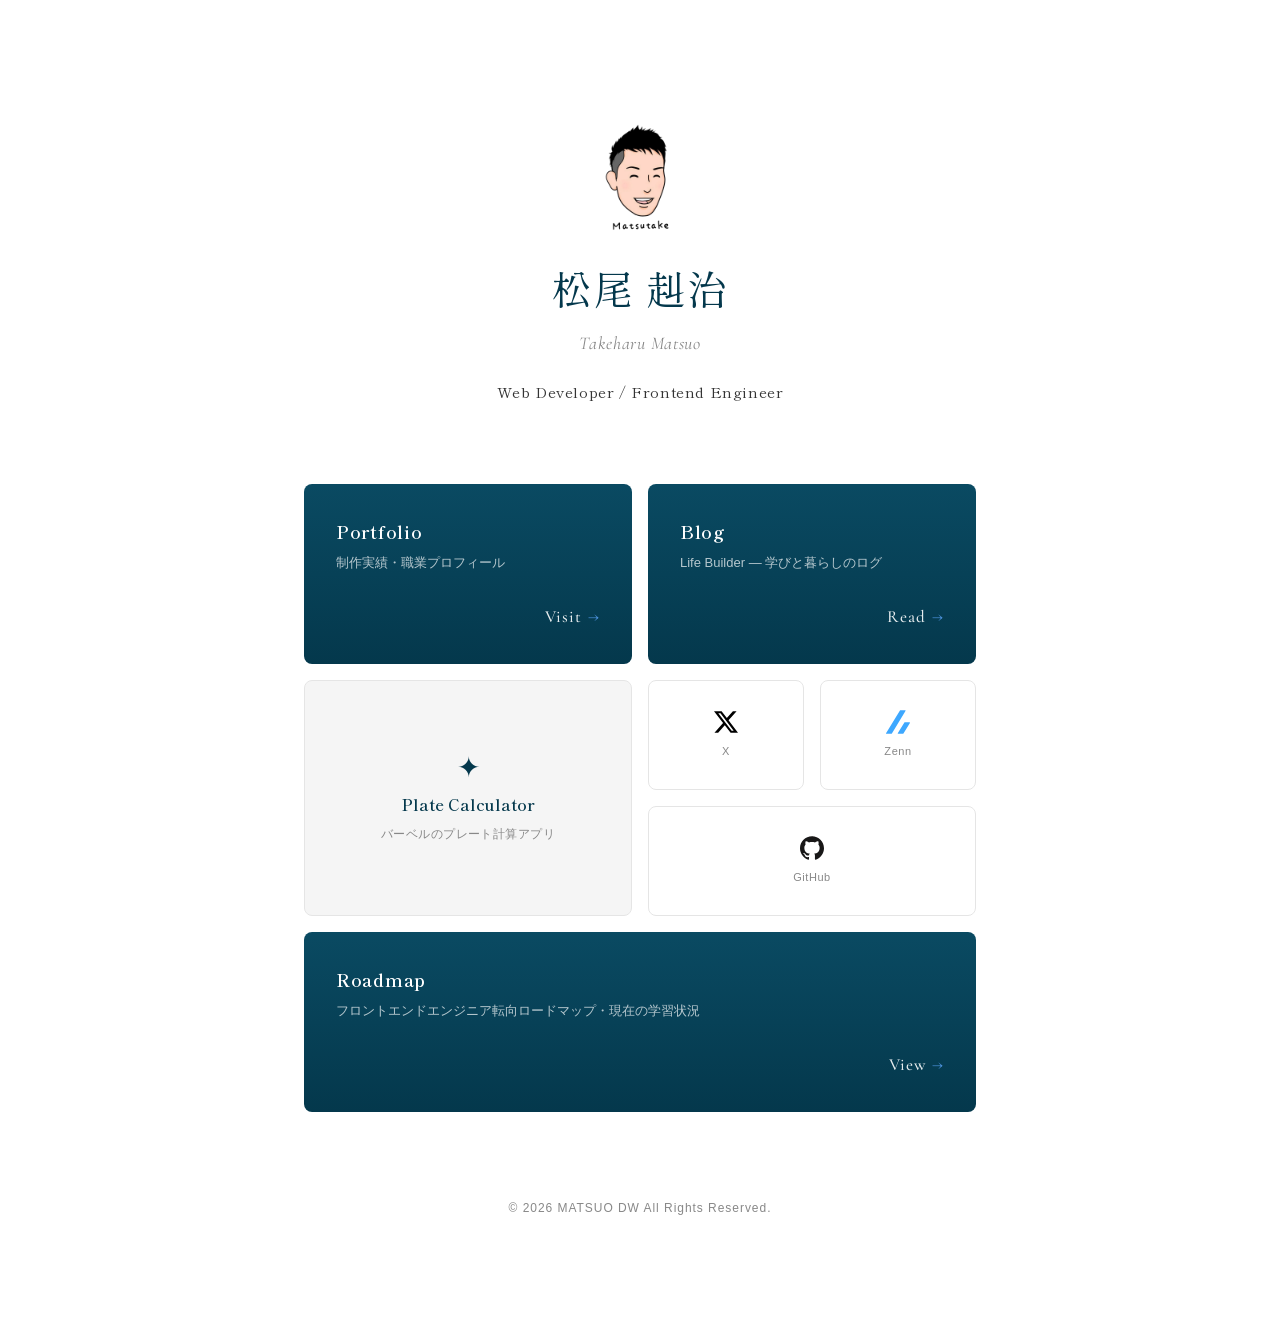
<file: index.html>
<!DOCTYPE html>
<html lang="ja">
<head>
<meta charset="UTF-8">
<meta name="viewport" content="width=device-width, initial-scale=1.0">
<title>松尾 赳治 / Takeharu Matsuo — MATSUO DW</title>
<meta name="description" content="フリーランスのWebコーダー、フロントエンドエンジニア志望中。松尾赳治の活動を一覧できるハブサイト。">
<meta name="robots" content="index, follow">
<link rel="canonical" href="https://mt-tk.com/">

<meta property="og:type" content="website">
<meta property="og:url" content="https://mt-tk.com/">
<meta property="og:title" content="松尾 赳治 / Takeharu Matsuo">
<meta property="og:description" content="フリーランスのWebコーダー、フロントエンドエンジニア志望中。松尾赳治の活動を一覧できるハブサイト。">
<meta property="og:image" content="https://mt-tk.com/assets/img/icon-matsutake.png">
<meta property="og:site_name" content="MATSUO DW">
<meta property="og:locale" content="ja_JP">
<meta name="twitter:card" content="summary">

<link rel="preconnect" href="https://fonts.googleapis.com">
<link rel="preconnect" href="https://fonts.gstatic.com" crossorigin>
<link rel="stylesheet" href="https://fonts.googleapis.com/css2?family=Cormorant+Garamond:ital,wght@0,500;1,400&family=Shippori+Mincho+B1:wght@400;500;600&display=swap">
<link rel="stylesheet" href="assets/css/style.css">
</head>
<body>

<main class="l-hub">

  <header class="l-hub__header">
    <img class="l-hub__avatar" src="assets/img/icon-matsutake.png" alt="松尾赳治のアバターイラスト" width="120" height="120">
    <h1 class="l-hub__name">松尾 赳治</h1>
    <p class="l-hub__name-en">Takeharu Matsuo</p>
    <p class="l-hub__role">Web Developer / Frontend Engineer</p>
  </header>

  <nav class="l-hub__grid" aria-label="リンク一覧">

    <a class="c-card c-card--main" href="https://portfolio.mt-tk.com/" target="_blank" rel="noopener noreferrer" style="--card-area: main-1;">
      <div class="c-card__head">
        <h2 class="c-card__title">Portfolio</h2>
        <p class="c-card__desc">制作実績・職業プロフィール</p>
      </div>
      <span class="c-card__cta">Visit <span class="c-card__arrow" aria-hidden="true">→</span></span>
    </a>

    <a class="c-card c-card--main" href="https://blog.mt-tk.com/" target="_blank" rel="noopener noreferrer" style="--card-area: main-2;">
      <div class="c-card__head">
        <h2 class="c-card__title">Blog</h2>
        <p class="c-card__desc">Life Builder — 学びと暮らしのログ</p>
      </div>
      <span class="c-card__cta">Read <span class="c-card__arrow" aria-hidden="true">→</span></span>
    </a>

    <a class="c-card c-card--sub" href="/plate-calculator/" style="--card-area: sub;">
      <span class="c-card__motif" aria-hidden="true">✦</span>
      <h2 class="c-card__title">Plate Calculator</h2>
      <p class="c-card__desc">バーベルのプレート計算アプリ</p>
    </a>

    <a class="c-card c-card--icon c-card--icon-x" href="https://x.com/Matsutake_prgrm" target="_blank" rel="noopener noreferrer" aria-label="Twitter (X) を開く" style="--card-area: sns-1;">
      <svg class="c-card__icon" xmlns="http://www.w3.org/2000/svg" viewBox="0 0 24 24" fill="currentColor" aria-hidden="true" width="24" height="24"><path d="M18.901 1.153h3.68l-8.04 9.19L24 22.846h-7.406l-5.8-7.584-6.638 7.584H.474l8.6-9.83L0 1.154h7.594l5.243 6.932ZM17.61 20.644h2.039L6.486 3.24H4.298Z"/></svg>
      <span class="c-card__label">X</span>
    </a>

    <a class="c-card c-card--icon c-card--icon-zenn" href="https://zenn.dev/matsutake_prgrm" target="_blank" rel="noopener noreferrer" aria-label="Zenn を開く" style="--card-area: sns-2;">
      <svg class="c-card__icon" xmlns="http://www.w3.org/2000/svg" viewBox="0 0 24 24" fill="currentColor" aria-hidden="true" width="24" height="24"><path d="M.264 23.771h4.984c.264 0 .498-.147.645-.352L19.614.874c.176-.293-.029-.645-.381-.645h-4.72c-.235 0-.44.117-.557.323L.03 23.361c-.088.176.029.41.234.41ZM17.445 23.419l6.479-10.408c.205-.323-.029-.733-.41-.733h-4.691c-.176 0-.352.088-.44.235l-6.655 10.643c-.176.264.029.616.352.616h4.779c.234 0 .468-.118.586-.353Z"/></svg>
      <span class="c-card__label">Zenn</span>
    </a>

    <a class="c-card c-card--icon c-card--icon-github" href="https://github.com/Matsutake29" target="_blank" rel="noopener noreferrer" aria-label="GitHub を開く" style="--card-area: sns-3;">
      <svg class="c-card__icon" xmlns="http://www.w3.org/2000/svg" viewBox="0 0 24 24" fill="currentColor" aria-hidden="true" width="24" height="24"><path d="M12 .297c-6.63 0-12 5.373-12 12 0 5.303 3.438 9.8 8.205 11.385.6.113.82-.258.82-.577 0-.285-.01-1.04-.015-2.04-3.338.724-4.042-1.61-4.042-1.61C4.422 18.07 3.633 17.7 3.633 17.7c-1.087-.744.084-.729.084-.729 1.205.084 1.838 1.236 1.838 1.236 1.07 1.835 2.809 1.305 3.495.998.108-.776.417-1.305.76-1.605-2.665-.3-5.466-1.332-5.466-5.93 0-1.31.465-2.38 1.235-3.22-.135-.303-.54-1.523.105-3.176 0 0 1.005-.322 3.3 1.23.96-.267 1.98-.399 3-.405 1.02.006 2.04.138 3 .405 2.28-1.552 3.285-1.23 3.285-1.23.645 1.653.24 2.873.12 3.176.765.84 1.23 1.91 1.23 3.22 0 4.61-2.805 5.625-5.475 5.92.42.36.81 1.096.81 2.22 0 1.606-.015 2.896-.015 3.286 0 .315.21.69.825.57C20.565 22.092 24 17.592 24 12.297c0-6.627-5.373-12-12-12"/></svg>
      <span class="c-card__label">GitHub</span>
    </a>

    <a class="c-card c-card--main c-card--roadmap" href="https://blog.mt-tk.com/frontend-tenkou-roadmap/" target="_blank" rel="noopener noreferrer" style="--card-area: roadmap;">
      <div class="c-card__head">
        <h2 class="c-card__title">Roadmap</h2>
        <p class="c-card__desc">フロントエンドエンジニア転向ロードマップ・現在の学習状況</p>
      </div>
      <span class="c-card__cta">View <span class="c-card__arrow" aria-hidden="true">→</span></span>
    </a>

  </nav>

  <footer class="l-hub__footer">
    <small>© 2026 MATSUO DW All Rights Reserved.</small>
  </footer>

</main>

</body>
</html>
</file>
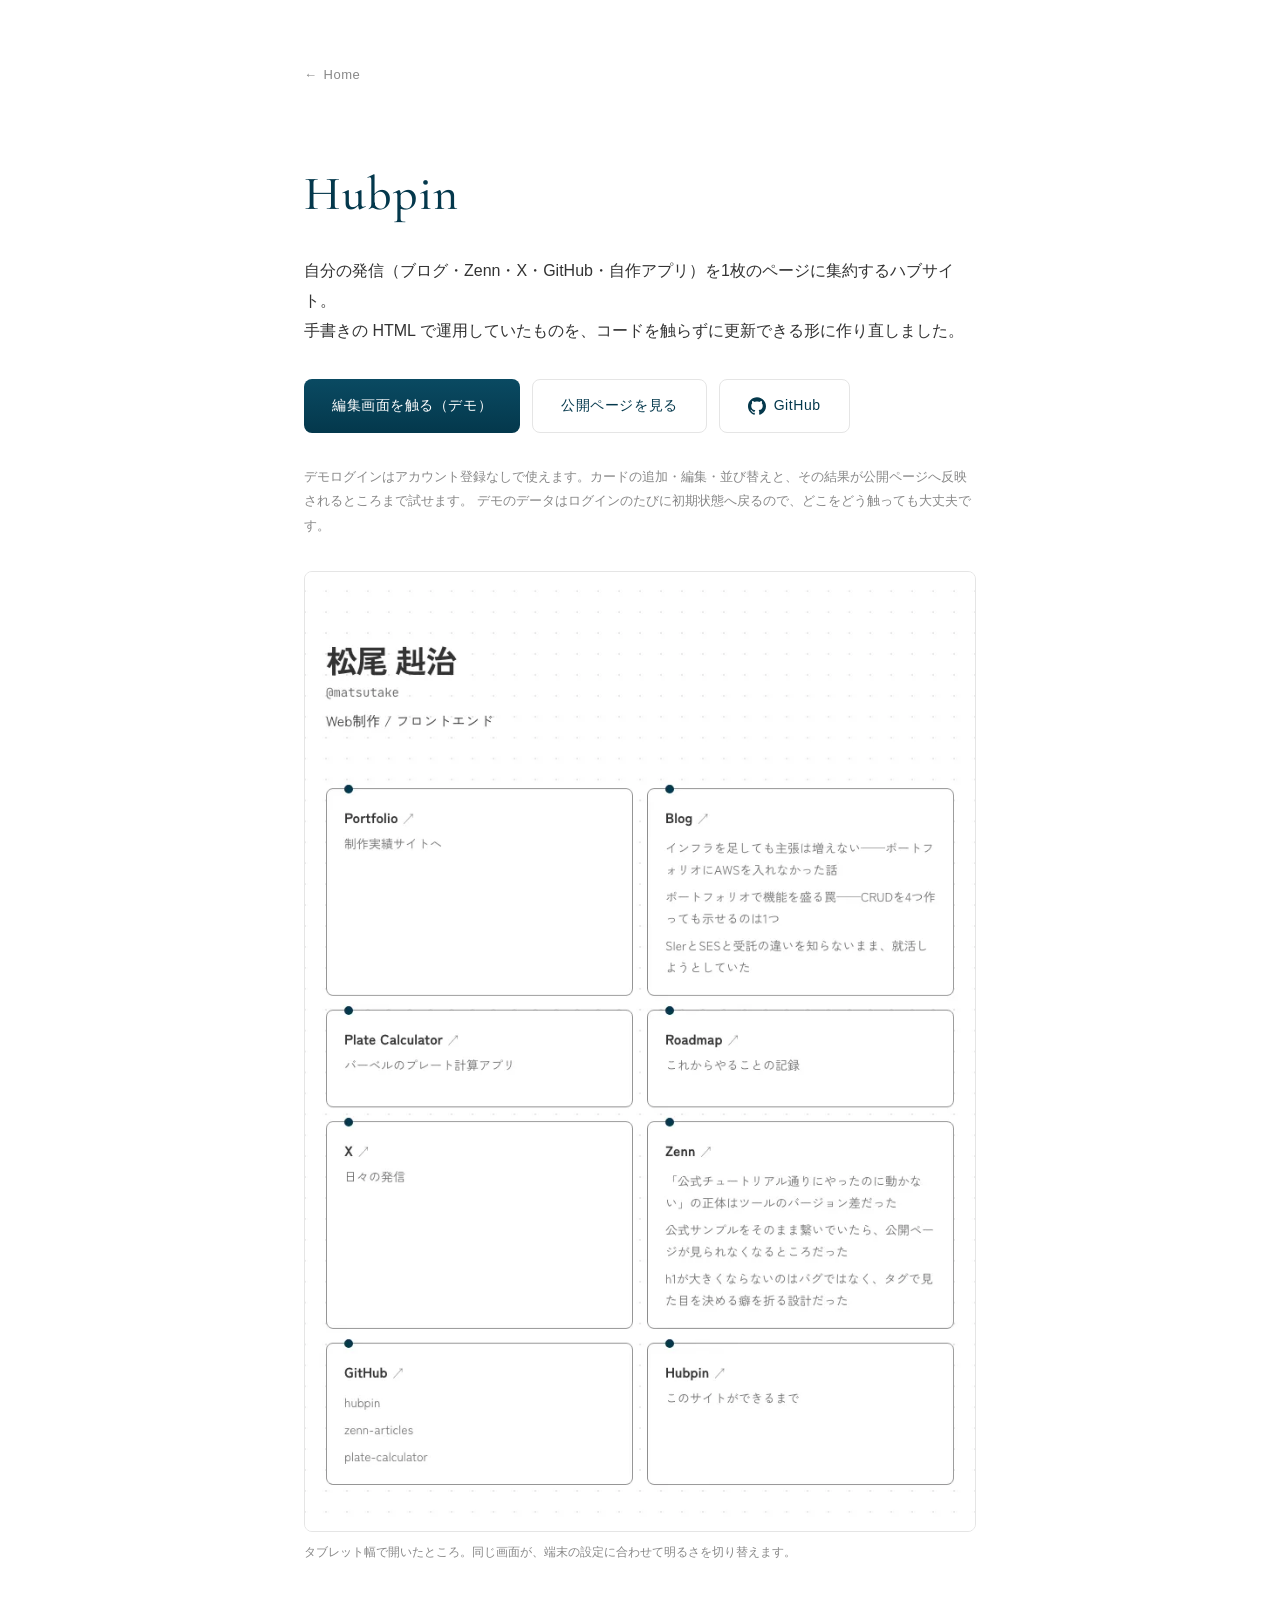
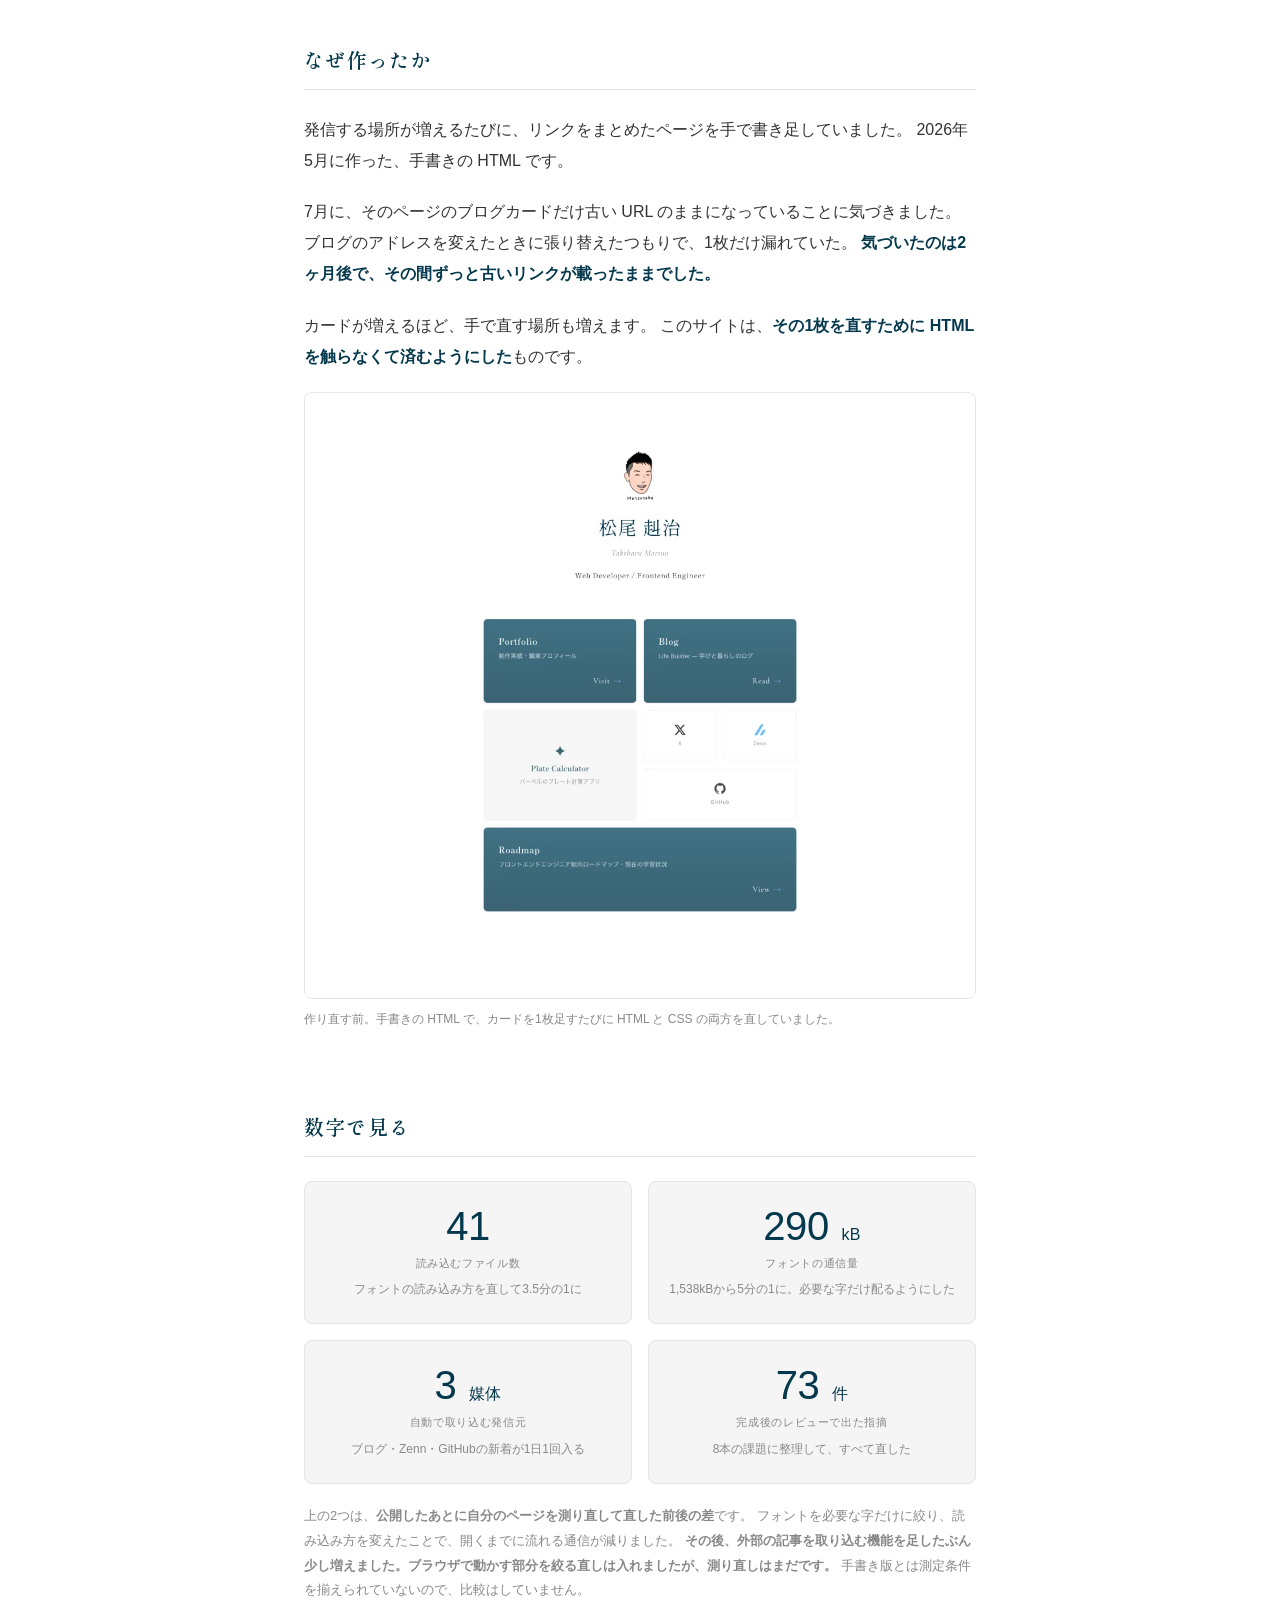
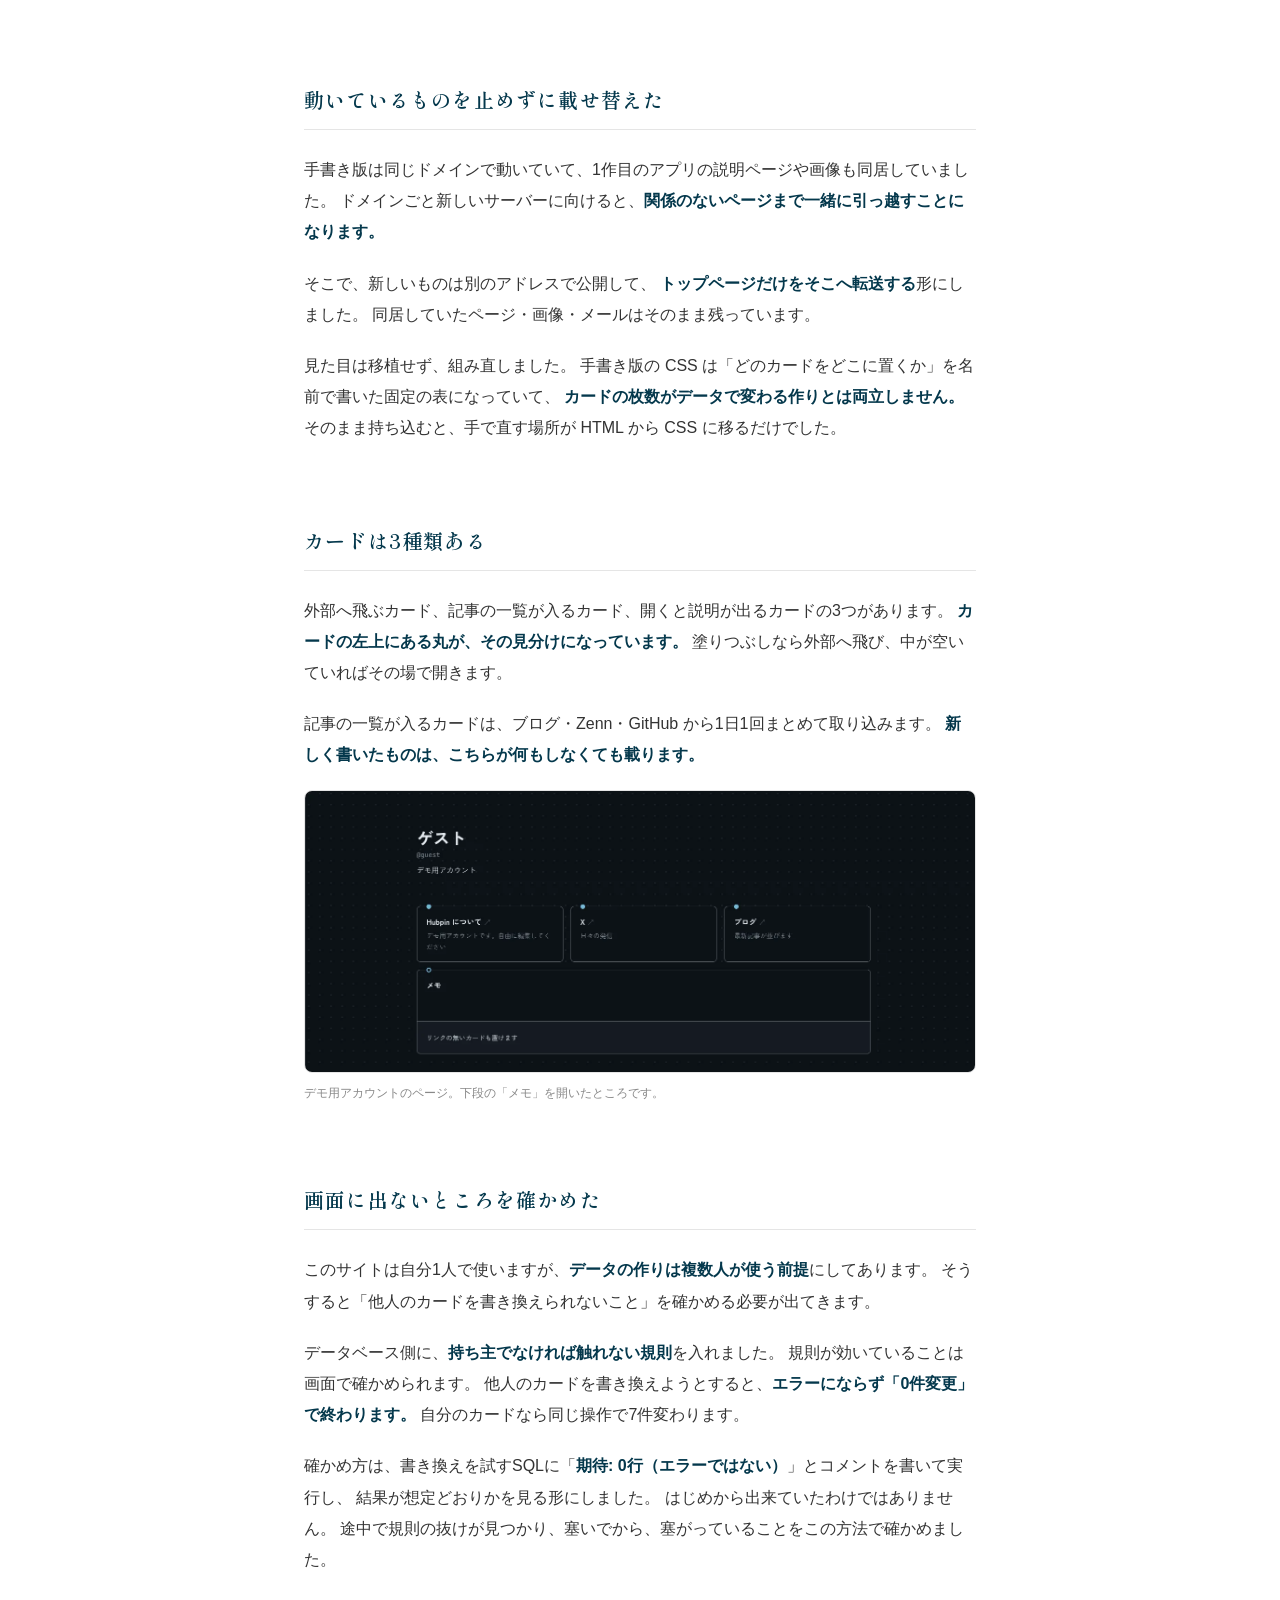
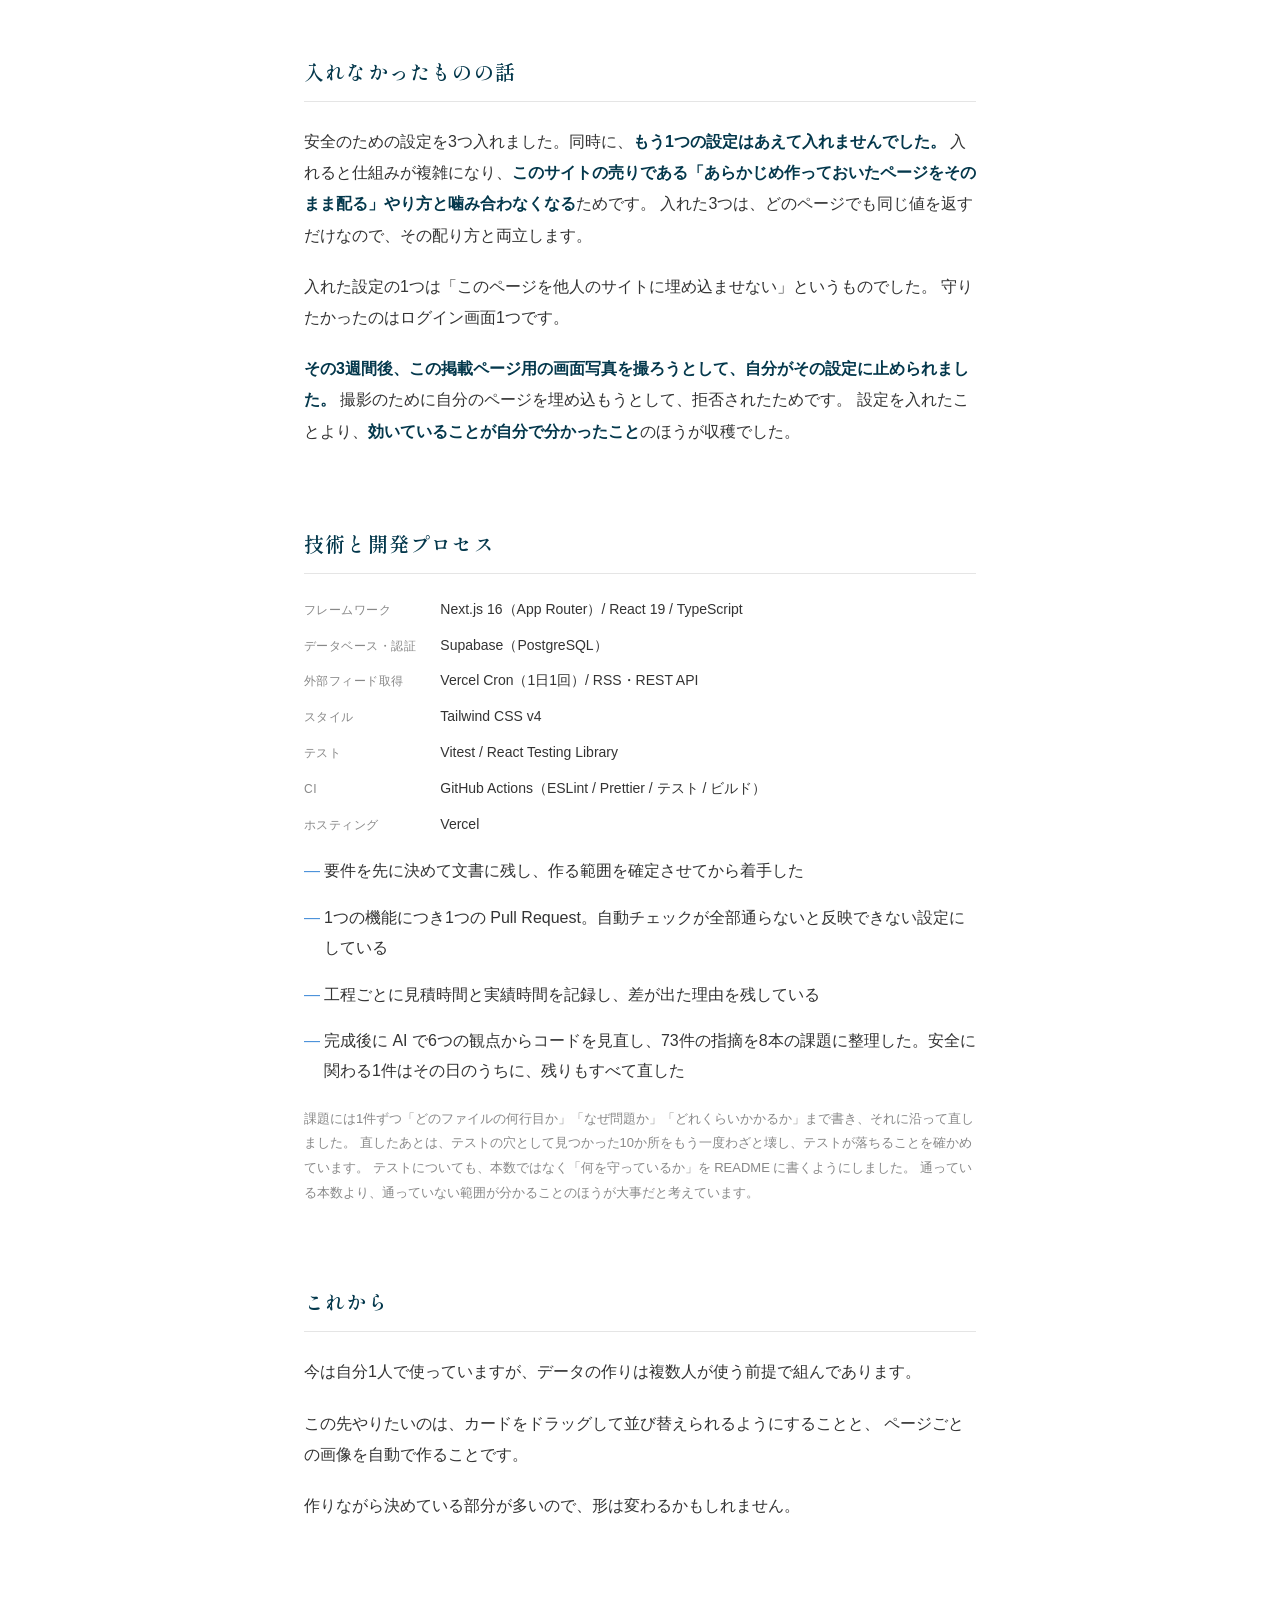
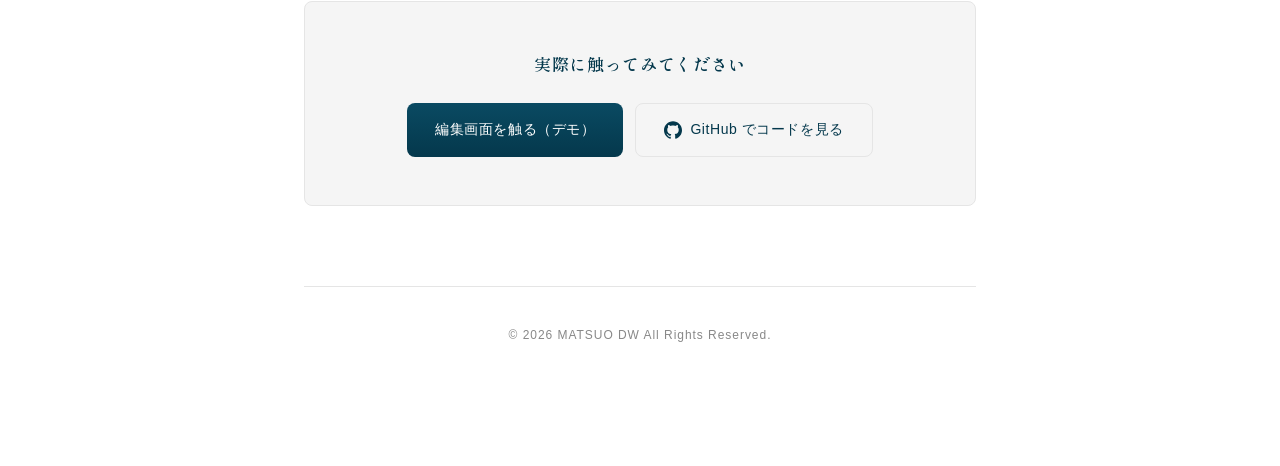
<file: hubpin/index.html>
<!DOCTYPE html>
<html lang="ja">
<head>
<meta charset="UTF-8">
<meta name="viewport" content="width=device-width, initial-scale=1.0">
<title>Hubpin — 発信を1枚に集約するハブサイト | 松尾 赳治</title>
<meta name="description" content="ブログ・Zenn・X・GitHub・自作アプリへのリンクを1枚のページに集約するハブサイト。手書きのHTMLで運用していたものを、コードを触らずに更新できる形に作り直しました。Next.js / Supabase 製。">
<meta name="robots" content="index, follow">
<link rel="canonical" href="https://mt-tk.com/hubpin/">

<meta property="og:type" content="website">
<meta property="og:url" content="https://mt-tk.com/hubpin/">
<meta property="og:title" content="Hubpin — 発信を1枚に集約するハブサイト">
<meta property="og:description" content="手書きのHTMLで運用していたハブページを、コードを触らずに更新できる形に作り直しました。公開ページは静的配信、編集画面は認証とRLSで保護しています。">
<meta property="og:image" content="https://mt-tk.com/assets/img/hubpin/ogp.jpg">
<meta property="og:site_name" content="MATSUO DW">
<meta property="og:locale" content="ja_JP">
<meta name="twitter:card" content="summary_large_image">

<link rel="preconnect" href="https://fonts.googleapis.com">
<link rel="preconnect" href="https://fonts.gstatic.com" crossorigin>
<link rel="stylesheet" href="https://fonts.googleapis.com/css2?family=Cormorant+Garamond:ital,wght@0,500;1,400&family=Shippori+Mincho+B1:wght@400;500;600&display=swap">
<link rel="stylesheet" href="/assets/css/style.css">
<link rel="stylesheet" href="/assets/css/product.css">
</head>
<body>

<main class="l-product">

  <a class="l-product__back" href="https://hub.mt-tk.com/matsutake"><span class="l-product__back-arrow" aria-hidden="true">←</span> Home</a>

  <!-- ============ Hero ============ -->
  <section class="p-hero">
    <h1 class="p-hero__title">Hubpin</h1>
    <p class="p-hero__lead">
      自分の発信（ブログ・Zenn・X・GitHub・自作アプリ）を1枚のページに集約するハブサイト。<br>
      手書きの HTML で運用していたものを、コードを触らずに更新できる形に作り直しました。
    </p>

    <div class="p-actions">
      <a class="c-btn c-btn--primary" href="https://hub.mt-tk.com/login" target="_blank" rel="noopener noreferrer">編集画面を触る（デモ）</a>
      <a class="c-btn c-btn--ghost" href="https://hub.mt-tk.com/matsutake" target="_blank" rel="noopener noreferrer">公開ページを見る</a>
      <a class="c-btn c-btn--ghost" href="https://github.com/Matsutake29/hubpin" target="_blank" rel="noopener noreferrer">
        <svg class="c-btn__icon" xmlns="http://www.w3.org/2000/svg" viewBox="0 0 24 24" aria-hidden="true" width="18" height="18"><path d="M12 .297c-6.63 0-12 5.373-12 12 0 5.303 3.438 9.8 8.205 11.385.6.113.82-.258.82-.577 0-.285-.01-1.04-.015-2.04-3.338.724-4.042-1.61-4.042-1.61C4.422 18.07 3.633 17.7 3.633 17.7c-1.087-.744.084-.729.084-.729 1.205.084 1.838 1.236 1.838 1.236 1.07 1.835 2.809 1.305 3.495.998.108-.776.417-1.305.76-1.605-2.665-.3-5.466-1.332-5.466-5.93 0-1.31.465-2.38 1.235-3.22-.135-.303-.54-1.523.105-3.176 0 0 1.005-.322 3.3 1.23.96-.267 1.98-.399 3-.405 1.02.006 2.04.138 3 .405 2.28-1.552 3.285-1.23 3.285-1.23.645 1.653.24 2.873.12 3.176.765.84 1.23 1.91 1.23 3.22 0 4.61-2.805 5.625-5.475 5.92.42.36.81 1.096.81 2.22 0 1.606-.015 2.896-.015 3.286 0 .315.21.69.825.57C20.565 22.092 24 17.592 24 12.297c0-6.627-5.373-12-12-12"/></svg>
        GitHub
      </a>
    </div>

    <p class="p-note">
      デモログインはアカウント登録なしで使えます。カードの追加・編集・並び替えと、その結果が公開ページへ反映されるところまで試せます。
      デモのデータはログインのたびに初期状態へ戻るので、どこをどう触っても大丈夫です。
    </p>

    <figure class="p-figure">
      <picture>
        <source srcset="/assets/img/hubpin/hero-light.webp" media="(prefers-color-scheme: light)" width="768" height="1100">
        <img src="/assets/img/hubpin/hero-dark.webp" alt="Hubpinの公開ページ。7枚のカードが2列に並び、ブログとZennのカードには最新記事のタイトルが3件ずつ、GitHubのカードにはリポジトリ名が3件入っている" width="768" height="1100">
      </picture>
      <figcaption>タブレット幅で開いたところ。同じ画面が、端末の設定に合わせて明るさを切り替えます。</figcaption>
    </figure>
  </section>

  <!-- ============ なぜ作ったか ============ -->
  <section class="p-section">
    <h2 class="p-section__title">なぜ作ったか</h2>
    <div class="p-section__body">
      <div class="p-section__text">
        <p>
          発信する場所が増えるたびに、リンクをまとめたページを手で書き足していました。
          2026年5月に作った、手書きの HTML です。
        </p>
        <p>
          7月に、そのページのブログカードだけ古い URL のままになっていることに気づきました。
          ブログのアドレスを変えたときに張り替えたつもりで、1枚だけ漏れていた。
          <strong>気づいたのは2ヶ月後で、その間ずっと古いリンクが載ったままでした。</strong>
        </p>
        <p>
          カードが増えるほど、手で直す場所も増えます。
          このサイトは、<strong>その1枚を直すために HTML を触らなくて済むようにした</strong>ものです。
        </p>
      </div>
      <figure class="p-figure">
        <picture>
          <source srcset="/assets/img/hubpin/handwritten-light.webp" media="(prefers-color-scheme: light)" width="1280" height="1156">
          <img src="/assets/img/hubpin/handwritten-dark.webp" alt="作り直す前の手書きHTML版のハブページ。大小のカードが組み合わさったレイアウトで、Portfolio・Blog・Plate Calculator・X・Zenn・GitHub・Roadmapの7枚が並んでいる" width="1280" height="1156" loading="lazy">
        </picture>
        <figcaption>作り直す前。手書きの HTML で、カードを1枚足すたびに HTML と CSS の両方を直していました。</figcaption>
      </figure>
    </div>
  </section>

  <!-- ============ 数字 ============ -->
  <section class="p-section">
    <h2 class="p-section__title">数字で見る</h2>
    <div class="p-section__body">
      <div class="p-metrics">
        <div class="p-metric">
          <p class="p-metric__value">41</p>
          <p class="p-metric__label">読み込むファイル数</p>
          <p class="p-metric__note">フォントの読み込み方を直して3.5分の1に</p>
        </div>
        <div class="p-metric">
          <p class="p-metric__value">290 <span>kB</span></p>
          <p class="p-metric__label">フォントの通信量</p>
          <p class="p-metric__note">1,538kBから5分の1に。必要な字だけ配るようにした</p>
        </div>
        <div class="p-metric">
          <p class="p-metric__value">3 <span>媒体</span></p>
          <p class="p-metric__label">自動で取り込む発信元</p>
          <p class="p-metric__note">ブログ・Zenn・GitHubの新着が1日1回入る</p>
        </div>
        <div class="p-metric">
          <p class="p-metric__value">73 <span>件</span></p>
          <p class="p-metric__label">完成後のレビューで出た指摘</p>
          <p class="p-metric__note">8本の課題に整理して、すべて直した</p>
        </div>
      </div>

      <p class="p-note">
        上の2つは、<strong>公開したあとに自分のページを測り直して直した前後の差</strong>です。
        フォントを必要な字だけに絞り、読み込み方を変えたことで、開くまでに流れる通信が減りました。
        <strong>その後、外部の記事を取り込む機能を足したぶん少し増えました。ブラウザで動かす部分を絞る直しは入れましたが、測り直しはまだです。</strong>
        手書き版とは測定条件を揃えられていないので、比較はしていません。
      </p>
    </div>
  </section>

  <!-- ============ 載せ替え ============ -->
  <section class="p-section">
    <h2 class="p-section__title">動いているものを止めずに載せ替えた</h2>
    <div class="p-section__body">
      <div class="p-section__text">
        <p>
          手書き版は同じドメインで動いていて、1作目のアプリの説明ページや画像も同居していました。
          ドメインごと新しいサーバーに向けると、<strong>関係のないページまで一緒に引っ越すことになります。</strong>
        </p>
        <p>
          そこで、新しいものは別のアドレスで公開して、
          <strong>トップページだけをそこへ転送する</strong>形にしました。
          同居していたページ・画像・メールはそのまま残っています。
        </p>
        <p>
          見た目は移植せず、組み直しました。
          手書き版の CSS は「どのカードをどこに置くか」を名前で書いた固定の表になっていて、
          <strong>カードの枚数がデータで変わる作りとは両立しません。</strong>
          そのまま持ち込むと、手で直す場所が HTML から CSS に移るだけでした。
        </p>
      </div>
    </div>
  </section>

  <!-- ============ カードの種類 ============ -->
  <section class="p-section">
    <h2 class="p-section__title">カードは3種類ある</h2>
    <div class="p-section__body">
      <div class="p-section__text">
        <p>
          外部へ飛ぶカード、記事の一覧が入るカード、開くと説明が出るカードの3つがあります。
          <strong>カードの左上にある丸が、その見分けになっています。</strong>
          塗りつぶしなら外部へ飛び、中が空いていればその場で開きます。
        </p>
        <p>
          記事の一覧が入るカードは、ブログ・Zenn・GitHub から1日1回まとめて取り込みます。
          <strong>新しく書いたものは、こちらが何もしなくても載ります。</strong>
        </p>
      </div>
      <figure class="p-figure">
        <img src="/assets/img/hubpin/card-types-dark.webp" alt="デモ用アカウントの公開ページ。上段に外部リンクのカードと記事一覧のカードが並び、下段のメモカードが開いて説明文が表示されている" width="1440" height="603" loading="lazy">
        <figcaption>デモ用アカウントのページ。下段の「メモ」を開いたところです。</figcaption>
      </figure>
    </div>
  </section>

  <!-- ============ 見えないところ ============ -->
  <section class="p-section">
    <h2 class="p-section__title">画面に出ないところを確かめた</h2>
    <div class="p-section__body">
      <div class="p-section__text">
        <p>
          このサイトは自分1人で使いますが、<strong>データの作りは複数人が使う前提</strong>にしてあります。
          そうすると「他人のカードを書き換えられないこと」を確かめる必要が出てきます。
        </p>
        <p>
          データベース側に、<strong>持ち主でなければ触れない規則</strong>を入れました。
          規則が効いていることは画面で確かめられます。
          他人のカードを書き換えようとすると、<strong>エラーにならず「0件変更」で終わります。</strong>
          自分のカードなら同じ操作で7件変わります。
        </p>
        <p>
          確かめ方は、書き換えを試すSQLに「<strong>期待: 0行（エラーではない）</strong>」とコメントを書いて実行し、
          結果が想定どおりかを見る形にしました。
          はじめから出来ていたわけではありません。
          途中で規則の抜けが見つかり、塞いでから、塞がっていることをこの方法で確かめました。
        </p>
      </div>
    </div>
  </section>

  <!-- ============ 入れなかったもの ============ -->
  <section class="p-section">
    <h2 class="p-section__title">入れなかったものの話</h2>
    <div class="p-section__body">
      <div class="p-section__text">
        <p>
          安全のための設定を3つ入れました。同時に、<strong>もう1つの設定はあえて入れませんでした。</strong>
          入れると仕組みが複雑になり、<strong>このサイトの売りである「あらかじめ作っておいたページをそのまま配る」やり方と噛み合わなくなる</strong>ためです。
          入れた3つは、どのページでも同じ値を返すだけなので、その配り方と両立します。
        </p>
        <p>
          入れた設定の1つは「このページを他人のサイトに埋め込ませない」というものでした。
          守りたかったのはログイン画面1つです。
        </p>
        <p>
          <strong>その3週間後、この掲載ページ用の画面写真を撮ろうとして、自分がその設定に止められました。</strong>
          撮影のために自分のページを埋め込もうとして、拒否されたためです。
          設定を入れたことより、<strong>効いていることが自分で分かったこと</strong>のほうが収穫でした。
        </p>
      </div>
    </div>
  </section>

  <!-- ============ 技術と開発プロセス ============ -->
  <section class="p-section">
    <h2 class="p-section__title">技術と開発プロセス</h2>
    <div class="p-section__body">
      <dl class="p-specs">
        <dt>フレームワーク</dt>
        <dd>Next.js 16（App Router）/ React 19 / TypeScript</dd>
        <dt>データベース・認証</dt>
        <dd>Supabase（PostgreSQL）</dd>
        <dt>外部フィード取得</dt>
        <dd>Vercel Cron（1日1回）/ RSS・REST API</dd>
        <dt>スタイル</dt>
        <dd>Tailwind CSS v4</dd>
        <dt>テスト</dt>
        <dd>Vitest / React Testing Library</dd>
        <dt>CI</dt>
        <dd>GitHub Actions（ESLint / Prettier / テスト / ビルド）</dd>
        <dt>ホスティング</dt>
        <dd>Vercel</dd>
      </dl>

      <ul class="p-list">
        <li>要件を先に決めて文書に残し、作る範囲を確定させてから着手した</li>
        <li>1つの機能につき1つの Pull Request。自動チェックが全部通らないと反映できない設定にしている</li>
        <li>工程ごとに見積時間と実績時間を記録し、差が出た理由を残している</li>
        <li>完成後に AI で6つの観点からコードを見直し、73件の指摘を8本の課題に整理した。安全に関わる1件はその日のうちに、残りもすべて直した</li>
      </ul>

      <p class="p-note">
        課題には1件ずつ「どのファイルの何行目か」「なぜ問題か」「どれくらいかかるか」まで書き、それに沿って直しました。
        直したあとは、テストの穴として見つかった10か所をもう一度わざと壊し、テストが落ちることを確かめています。
        テストについても、本数ではなく「何を守っているか」を README に書くようにしました。
        通っている本数より、通っていない範囲が分かることのほうが大事だと考えています。
      </p>
    </div>
  </section>

  <!-- ============ これから ============ -->
  <section class="p-section">
    <h2 class="p-section__title">これから</h2>
    <div class="p-section__body">
      <div class="p-section__text">
        <p>今は自分1人で使っていますが、データの作りは複数人が使う前提で組んであります。</p>
        <p>
          この先やりたいのは、カードをドラッグして並び替えられるようにすることと、
          ページごとの画像を自動で作ることです。
        </p>
        <p>作りながら決めている部分が多いので、形は変わるかもしれません。</p>
      </div>
    </div>
  </section>

  <!-- ============ Closing CTA ============ -->
  <section class="p-closing">
    <h2 class="p-closing__title">実際に触ってみてください</h2>
    <div class="p-actions">
      <a class="c-btn c-btn--primary" href="https://hub.mt-tk.com/login" target="_blank" rel="noopener noreferrer">編集画面を触る（デモ）</a>
      <a class="c-btn c-btn--ghost" href="https://github.com/Matsutake29/hubpin" target="_blank" rel="noopener noreferrer">
        <svg class="c-btn__icon" xmlns="http://www.w3.org/2000/svg" viewBox="0 0 24 24" aria-hidden="true" width="18" height="18"><path d="M12 .297c-6.63 0-12 5.373-12 12 0 5.303 3.438 9.8 8.205 11.385.6.113.82-.258.82-.577 0-.285-.01-1.04-.015-2.04-3.338.724-4.042-1.61-4.042-1.61C4.422 18.07 3.633 17.7 3.633 17.7c-1.087-.744.084-.729.084-.729 1.205.084 1.838 1.236 1.838 1.236 1.07 1.835 2.809 1.305 3.495.998.108-.776.417-1.305.76-1.605-2.665-.3-5.466-1.332-5.466-5.93 0-1.31.465-2.38 1.235-3.22-.135-.303-.54-1.523.105-3.176 0 0 1.005-.322 3.3 1.23.96-.267 1.98-.399 3-.405 1.02.006 2.04.138 3 .405 2.28-1.552 3.285-1.23 3.285-1.23.645 1.653.24 2.873.12 3.176.765.84 1.23 1.91 1.23 3.22 0 4.61-2.805 5.625-5.475 5.92.42.36.81 1.096.81 2.22 0 1.606-.015 2.896-.015 3.286 0 .315.21.69.825.57C20.565 22.092 24 17.592 24 12.297c0-6.627-5.373-12-12-12"/></svg>
        GitHub でコードを見る
      </a>
    </div>
  </section>

  <footer class="l-product__footer">
    <small>&copy; 2026 MATSUO DW All Rights Reserved.</small>
  </footer>

</main>

</body>
</html>
</file>
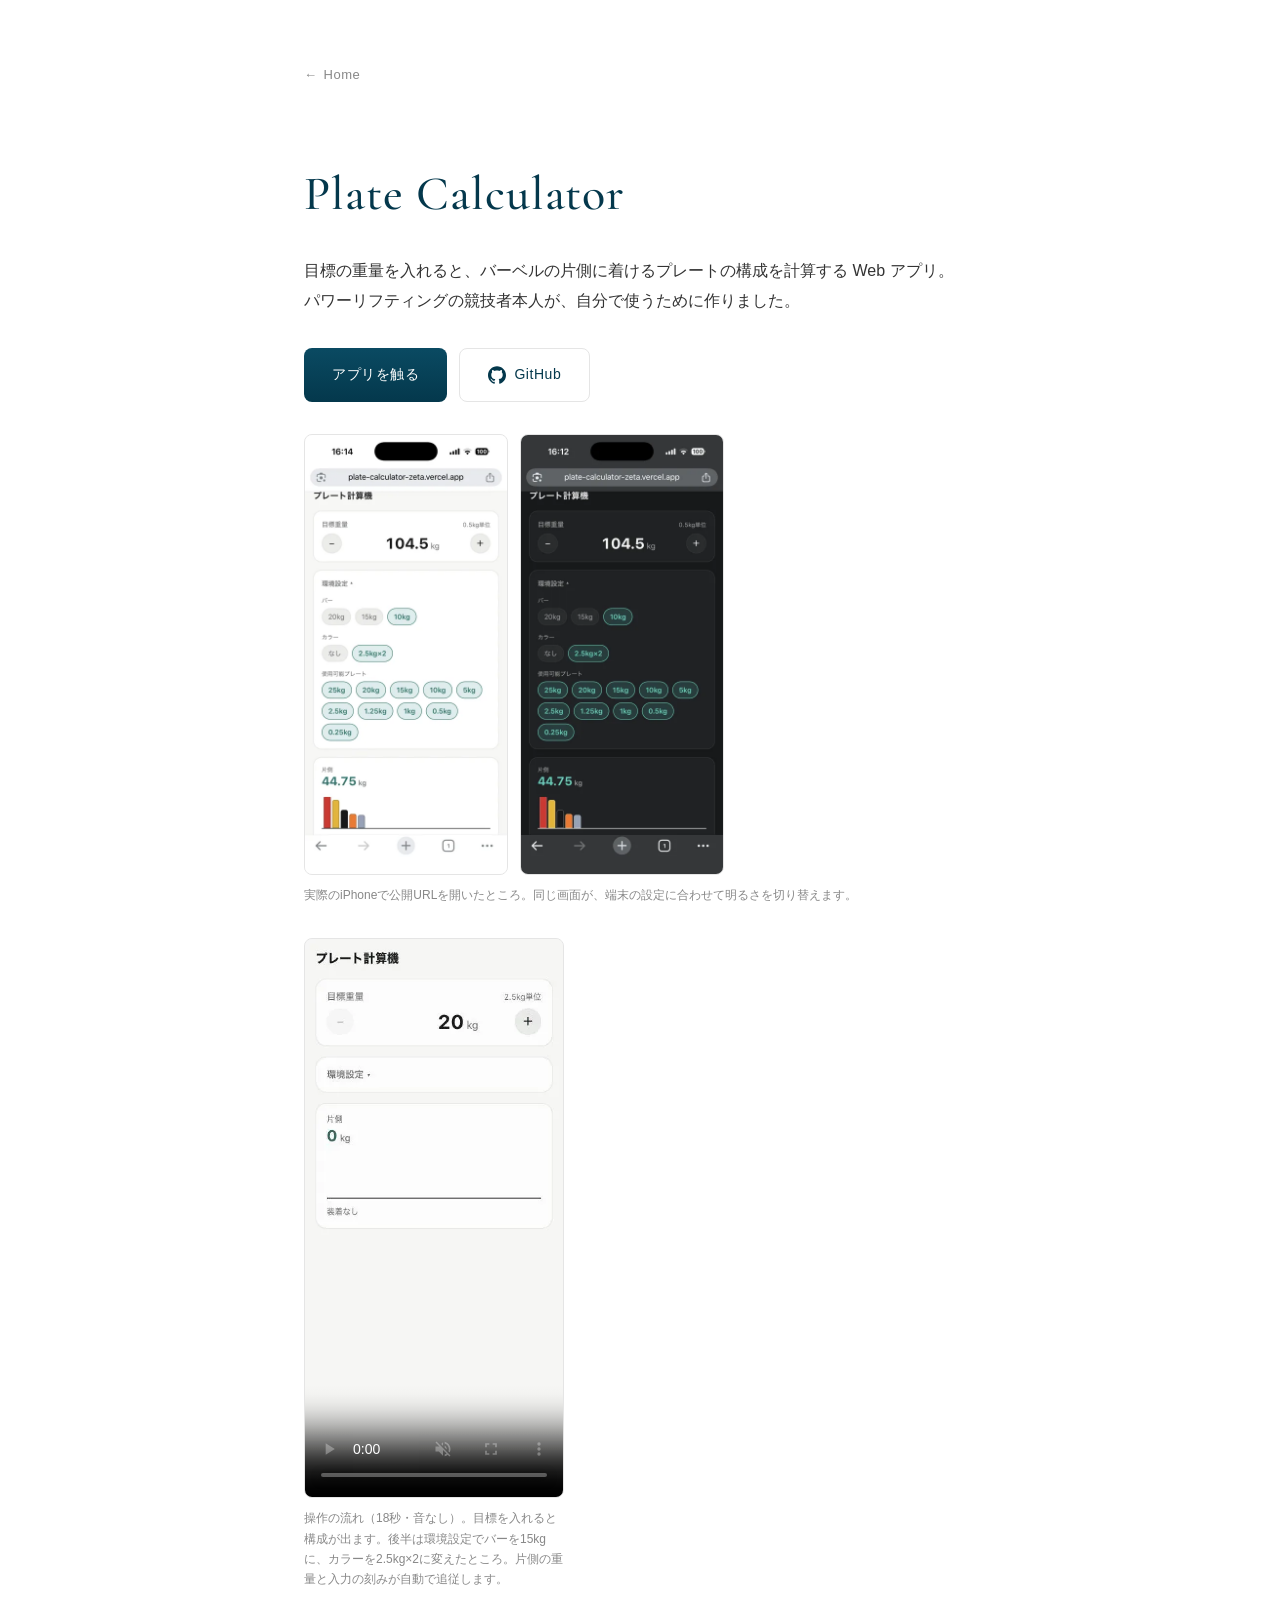
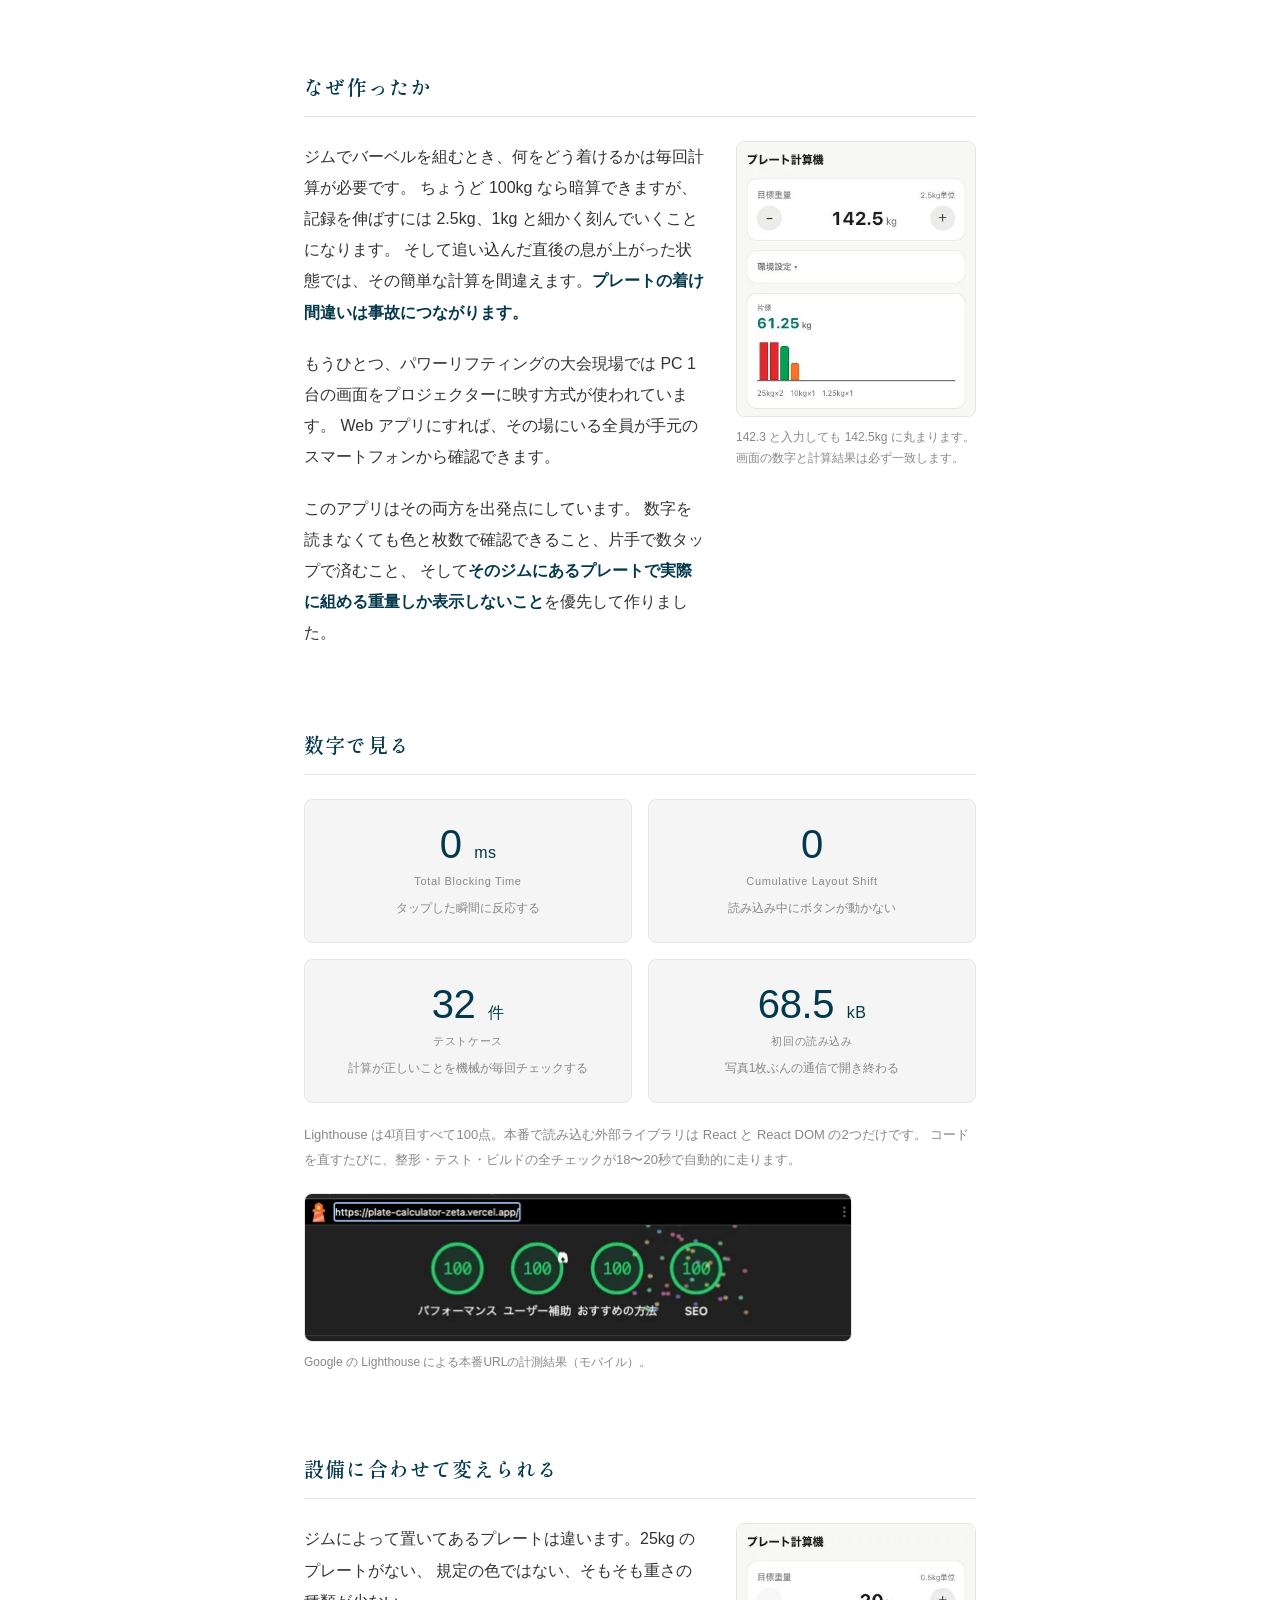
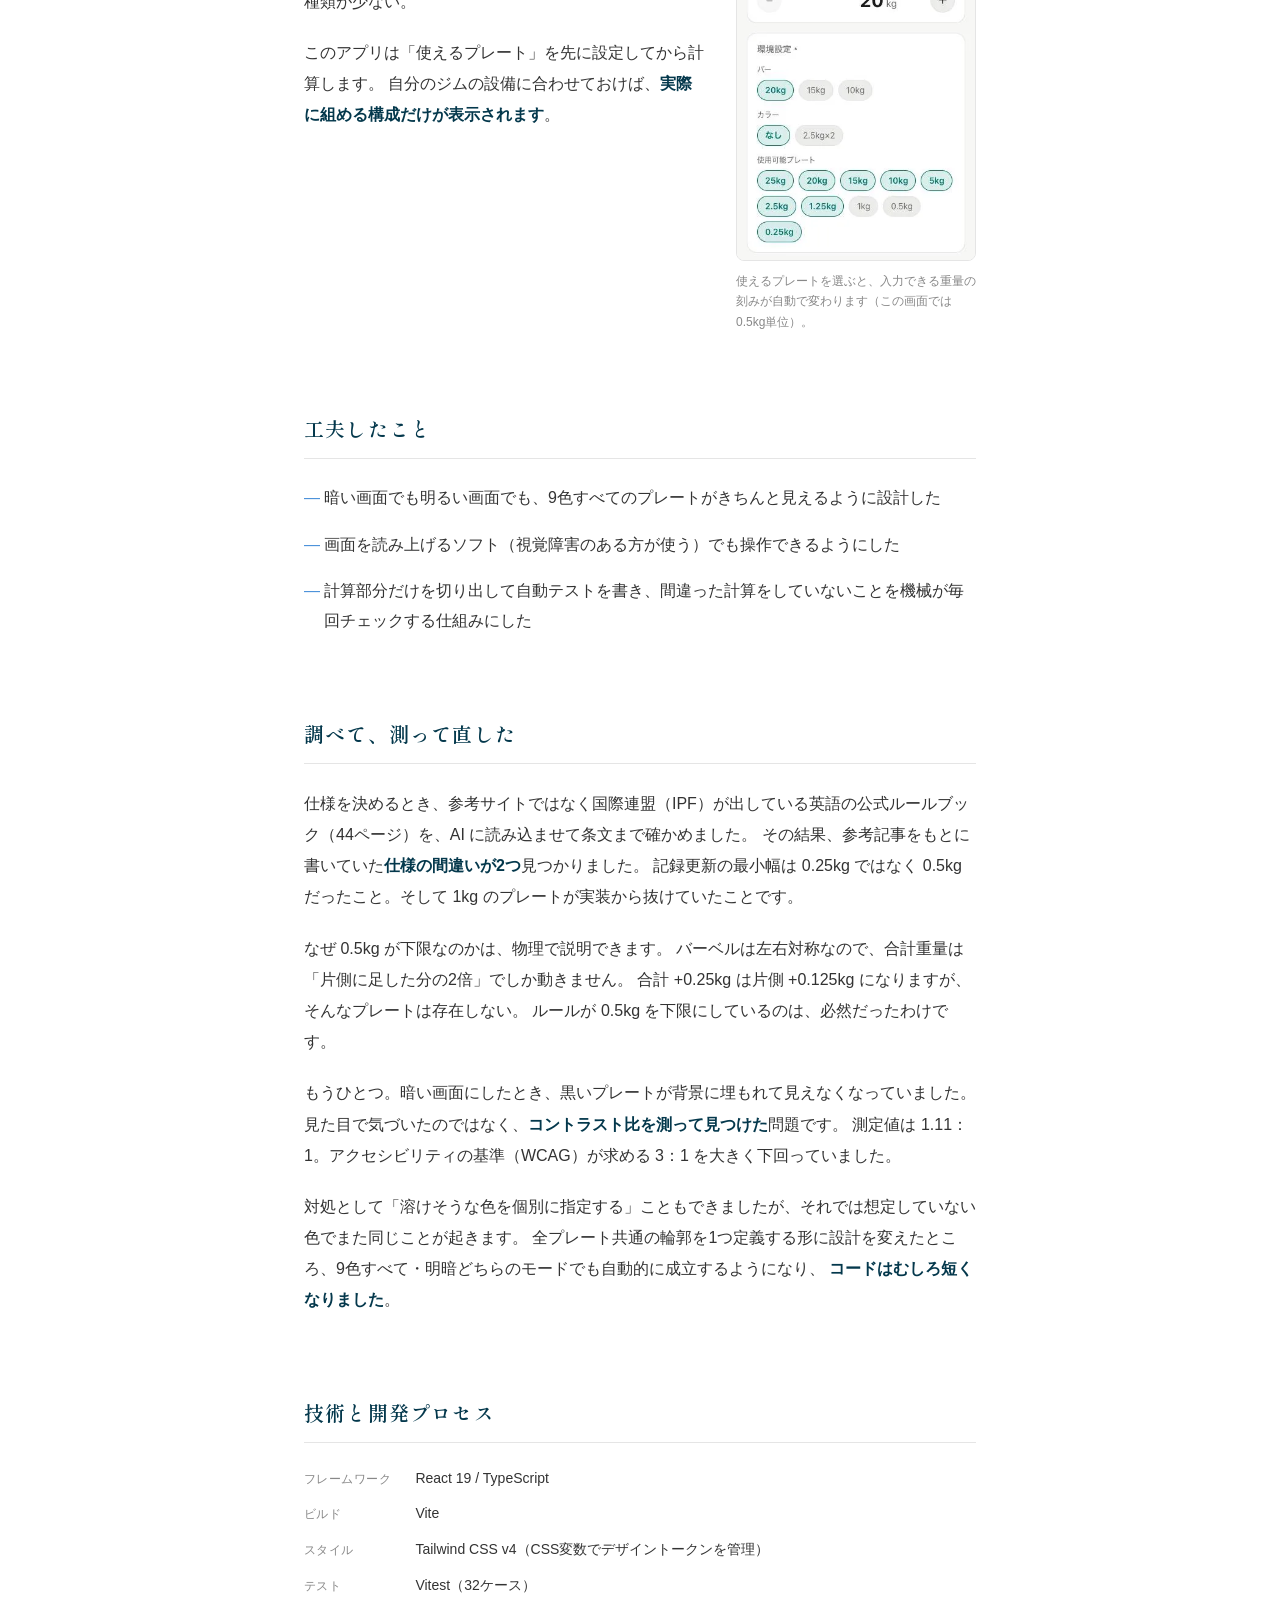
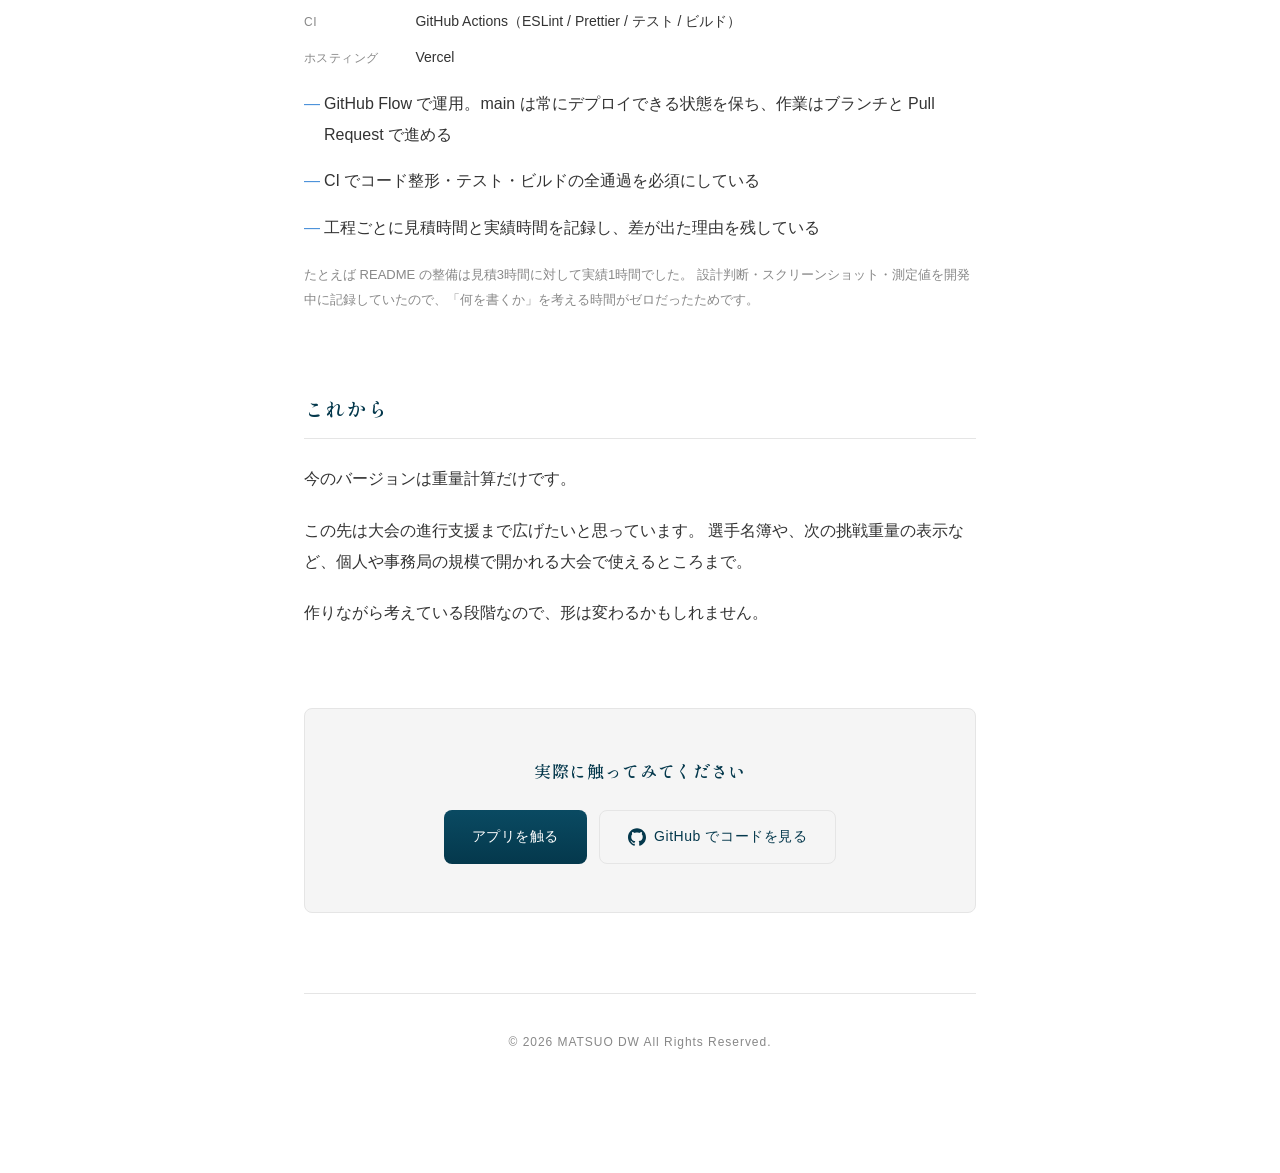
<file: plate-calculator/index.html>
<!DOCTYPE html>
<html lang="ja">
<head>
<meta charset="UTF-8">
<meta name="viewport" content="width=device-width, initial-scale=1.0">
<title>Plate Calculator — バーベルのプレート計算アプリ | 松尾 赳治</title>
<meta name="description" content="目標の重量を入れると、バーベルの片側に着けるプレートの構成を計算するWebアプリ。パワーリフティングの競技者本人が、自分で使うために作りました。React / TypeScript 製。">
<meta name="robots" content="index, follow">
<link rel="canonical" href="https://mt-tk.com/plate-calculator/">

<meta property="og:type" content="website">
<meta property="og:url" content="https://mt-tk.com/plate-calculator/">
<meta property="og:title" content="Plate Calculator — バーベルのプレート計算アプリ">
<meta property="og:description" content="目標の重量を入れると、バーベルの片側に着けるプレートの構成を計算するWebアプリ。パワーリフティングの競技者本人が、自分で使うために作りました。">
<meta property="og:image" content="https://mt-tk.com/assets/img/plate-calculator/ogp.jpg">
<meta property="og:site_name" content="MATSUO DW">
<meta property="og:locale" content="ja_JP">
<meta name="twitter:card" content="summary_large_image">

<link rel="preconnect" href="https://fonts.googleapis.com">
<link rel="preconnect" href="https://fonts.gstatic.com" crossorigin>
<link rel="stylesheet" href="https://fonts.googleapis.com/css2?family=Cormorant+Garamond:ital,wght@0,500;1,400&family=Shippori+Mincho+B1:wght@400;500;600&display=swap">
<link rel="stylesheet" href="/assets/css/style.css">
<link rel="stylesheet" href="/assets/css/product.css">
</head>
<body>

<main class="l-product">

  <a class="l-product__back" href="/"><span class="l-product__back-arrow" aria-hidden="true">←</span> Home</a>

  <!-- ============ Hero ============ -->
  <section class="p-hero">
    <h1 class="p-hero__title">Plate Calculator</h1>
    <p class="p-hero__lead">
      目標の重量を入れると、バーベルの片側に着けるプレートの構成を計算する Web アプリ。<br>
      パワーリフティングの競技者本人が、自分で使うために作りました。
    </p>

    <div class="p-actions">
      <a class="c-btn c-btn--primary" href="https://plate-calculator-zeta.vercel.app/" target="_blank" rel="noopener noreferrer">アプリを触る</a>
      <a class="c-btn c-btn--ghost" href="https://github.com/Matsutake29/plate-calculator" target="_blank" rel="noopener noreferrer">
        <svg class="c-btn__icon" xmlns="http://www.w3.org/2000/svg" viewBox="0 0 24 24" aria-hidden="true" width="18" height="18"><path d="M12 .297c-6.63 0-12 5.373-12 12 0 5.303 3.438 9.8 8.205 11.385.6.113.82-.258.82-.577 0-.285-.01-1.04-.015-2.04-3.338.724-4.042-1.61-4.042-1.61C4.422 18.07 3.633 17.7 3.633 17.7c-1.087-.744.084-.729.084-.729 1.205.084 1.838 1.236 1.838 1.236 1.07 1.835 2.809 1.305 3.495.998.108-.776.417-1.305.76-1.605-2.665-.3-5.466-1.332-5.466-5.93 0-1.31.465-2.38 1.235-3.22-.135-.303-.54-1.523.105-3.176 0 0 1.005-.322 3.3 1.23.96-.267 1.98-.399 3-.405 1.02.006 2.04.138 3 .405 2.28-1.552 3.285-1.23 3.285-1.23.645 1.653.24 2.873.12 3.176.765.84 1.23 1.91 1.23 3.22 0 4.61-2.805 5.625-5.475 5.92.42.36.81 1.096.81 2.22 0 1.606-.015 2.896-.015 3.286 0 .315.21.69.825.57C20.565 22.092 24 17.592 24 12.297c0-6.627-5.373-12-12-12"/></svg>
        GitHub
      </a>
    </div>

    <figure class="p-figure p-figure--pair">
      <div class="p-figure__pair">
        <img src="/assets/img/plate-calculator/iphone-light.webp" alt="iPhoneのSafariで開いたプレート計算機。明るい画面で、目標104.5kgに対して片側44.75kgのプレート構成が色つきで表示されている" width="414" height="900">
        <img src="/assets/img/plate-calculator/iphone-dark.webp" alt="同じ画面を暗い表示にしたもの。背景が黒くなり、プレートの色はそのまま見分けられる" width="414" height="900">
      </div>
      <figcaption>実際のiPhoneで公開URLを開いたところ。同じ画面が、端末の設定に合わせて明るさを切り替えます。</figcaption>
    </figure>

    <figure class="p-figure p-figure--demo">
      <video class="p-demo p-demo--light" src="/assets/img/plate-calculator/demo-light.mp4" poster="/assets/img/plate-calculator/demo-poster-light.webp" width="390" height="844" autoplay muted loop playsinline controls preload="metadata" aria-label="操作のデモ動画。目標重量を増やすとプレートの構成が変わり、環境設定でバーの重さや使えるプレートを変えると、片側の重量と入力の刻みが自動で追従する様子"></video>
      <video class="p-demo p-demo--dark" src="/assets/img/plate-calculator/demo-dark.mp4" poster="/assets/img/plate-calculator/demo-poster-dark.webp" width="390" height="844" autoplay muted loop playsinline controls preload="metadata" aria-label="操作のデモ動画。目標重量を増やすとプレートの構成が変わり、環境設定でバーの重さや使えるプレートを変えると、片側の重量と入力の刻みが自動で追従する様子"></video>
      <figcaption>操作の流れ（18秒・音なし）。目標を入れると構成が出ます。後半は環境設定でバーを15kgに、カラーを2.5kg×2に変えたところ。片側の重量と入力の刻みが自動で追従します。</figcaption>
    </figure>
  </section>

  <!-- ============ なぜ作ったか ============ -->
  <section class="p-section p-section--split">
    <h2 class="p-section__title">なぜ作ったか</h2>
    <div class="p-section__body">
      <div class="p-section__text">
        <p>
          ジムでバーベルを組むとき、何をどう着けるかは毎回計算が必要です。
          ちょうど 100kg なら暗算できますが、記録を伸ばすには 2.5kg、1kg と細かく刻んでいくことになります。
          そして追い込んだ直後の息が上がった状態では、その簡単な計算を間違えます。<strong>プレートの着け間違いは事故につながります。</strong>
        </p>
        <p>
          もうひとつ、パワーリフティングの大会現場では PC 1 台の画面をプロジェクターに映す方式が使われています。
          Web アプリにすれば、その場にいる全員が手元のスマートフォンから確認できます。
        </p>
        <p>
          このアプリはその両方を出発点にしています。
          数字を読まなくても色と枚数で確認できること、片手で数タップで済むこと、
          そして<strong>そのジムにあるプレートで実際に組める重量しか表示しないこと</strong>を優先して作りました。
        </p>
      </div>
      <figure class="p-figure">
        <picture>
          <source srcset="/assets/img/plate-calculator/result-142.5kg-light.webp" media="(prefers-color-scheme: light)" width="390" height="450">
          <img src="/assets/img/plate-calculator/result-142.5kg-dark.webp" alt="目標重量142.5kgに対し、片側61.25kgのプレート構成が色つきの図で表示されている画面" width="390" height="450">
        </picture>
        <figcaption>142.3 と入力しても 142.5kg に丸まります。画面の数字と計算結果は必ず一致します。</figcaption>
      </figure>
    </div>
  </section>

  <!-- ============ 数字 ============ -->
  <section class="p-section">
    <h2 class="p-section__title">数字で見る</h2>
    <div class="p-section__body">
      <div class="p-metrics">
        <div class="p-metric">
          <p class="p-metric__value">0 <span>ms</span></p>
          <p class="p-metric__label">Total Blocking Time</p>
          <p class="p-metric__note">タップした瞬間に反応する</p>
        </div>
        <div class="p-metric">
          <p class="p-metric__value">0</p>
          <p class="p-metric__label">Cumulative Layout Shift</p>
          <p class="p-metric__note">読み込み中にボタンが動かない</p>
        </div>
        <div class="p-metric">
          <p class="p-metric__value">32 <span>件</span></p>
          <p class="p-metric__label">テストケース</p>
          <p class="p-metric__note">計算が正しいことを機械が毎回チェックする</p>
        </div>
        <div class="p-metric">
          <p class="p-metric__value">68.5 <span>kB</span></p>
          <p class="p-metric__label">初回の読み込み</p>
          <p class="p-metric__note">写真1枚ぶんの通信で開き終わる</p>
        </div>
      </div>

      <p class="p-note">
        Lighthouse は4項目すべて100点。本番で読み込む外部ライブラリは React と React DOM の2つだけです。
        コードを直すたびに、整形・テスト・ビルドの全チェックが18〜20秒で自動的に走ります。
      </p>

      <figure class="p-figure p-figure--metrics">
        <img src="/assets/img/plate-calculator/lighthouse.webp" alt="Lighthouseの測定結果。パフォーマンス・ユーザー補助・おすすめの方法・SEOの4項目がすべて100点" width="548" height="148" loading="lazy">
        <figcaption>Google の Lighthouse による本番URLの計測結果（モバイル）。</figcaption>
      </figure>
    </div>
  </section>

  <!-- ============ 設備に合わせる ============ -->
  <section class="p-section p-section--split">
    <h2 class="p-section__title">設備に合わせて変えられる</h2>
    <div class="p-section__body">
      <div class="p-section__text">
        <p>
          ジムによって置いてあるプレートは違います。25kg のプレートがない、
          規定の色ではない、そもそも重さの種類が少ない。
        </p>
        <p>
          このアプリは「使えるプレート」を先に設定してから計算します。
          自分のジムの設備に合わせておけば、<strong>実際に組める構成だけが表示されます</strong>。
        </p>
      </div>
      <figure class="p-figure">
        <picture>
          <source srcset="/assets/img/plate-calculator/environment-settings-light.webp" media="(prefers-color-scheme: light)" width="390" height="550">
          <img src="/assets/img/plate-calculator/environment-settings-dark.webp" alt="環境設定を開いた画面。バーの重さ、カラーの有無、使えるプレートの種類を選ぶボタンが並んでいる" width="390" height="550" loading="lazy">
        </picture>
        <figcaption>使えるプレートを選ぶと、入力できる重量の刻みが自動で変わります（この画面では0.5kg単位）。</figcaption>
      </figure>
    </div>
  </section>

  <!-- ============ 工夫したこと ============ -->
  <section class="p-section">
    <h2 class="p-section__title">工夫したこと</h2>
    <div class="p-section__body">
      <ul class="p-list">
        <li>暗い画面でも明るい画面でも、9色すべてのプレートがきちんと見えるように設計した</li>
        <li>画面を読み上げるソフト（視覚障害のある方が使う）でも操作できるようにした</li>
        <li>計算部分だけを切り出して自動テストを書き、間違った計算をしていないことを機械が毎回チェックする仕組みにした</li>
      </ul>
    </div>
  </section>

  <!-- ============ 調べて、測って直した ============ -->
  <section class="p-section">
    <h2 class="p-section__title">調べて、測って直した</h2>
    <div class="p-section__body">
      <div class="p-section__text">
      <p>
        仕様を決めるとき、参考サイトではなく国際連盟（IPF）が出している英語の公式ルールブック（44ページ）を、AI に読み込ませて条文まで確かめました。
        その結果、参考記事をもとに書いていた<strong>仕様の間違いが2つ</strong>見つかりました。
        記録更新の最小幅は 0.25kg ではなく 0.5kg だったこと。そして 1kg のプレートが実装から抜けていたことです。
      </p>
      <p>
        なぜ 0.5kg が下限なのかは、物理で説明できます。
        バーベルは左右対称なので、合計重量は「片側に足した分の2倍」でしか動きません。
        合計 +0.25kg は片側 +0.125kg になりますが、そんなプレートは存在しない。
        ルールが 0.5kg を下限にしているのは、必然だったわけです。
      </p>
      <p>
        もうひとつ。暗い画面にしたとき、黒いプレートが背景に埋もれて見えなくなっていました。
        見た目で気づいたのではなく、<strong>コントラスト比を測って見つけた</strong>問題です。
        測定値は 1.11：1。アクセシビリティの基準（WCAG）が求める 3：1 を大きく下回っていました。
      </p>
      <p>
        対処として「溶けそうな色を個別に指定する」こともできましたが、それでは想定していない色でまた同じことが起きます。
        全プレート共通の輪郭を1つ定義する形に設計を変えたところ、9色すべて・明暗どちらのモードでも自動的に成立するようになり、
        <strong>コードはむしろ短くなりました</strong>。
      </p>
      </div>
    </div>
  </section>

  <!-- ============ 技術と開発プロセス ============ -->
  <section class="p-section">
    <h2 class="p-section__title">技術と開発プロセス</h2>
    <div class="p-section__body">
      <dl class="p-specs">
        <dt>フレームワーク</dt>
        <dd>React 19 / TypeScript</dd>
        <dt>ビルド</dt>
        <dd>Vite</dd>
        <dt>スタイル</dt>
        <dd>Tailwind CSS v4（CSS変数でデザイントークンを管理）</dd>
        <dt>テスト</dt>
        <dd>Vitest（32ケース）</dd>
        <dt>CI</dt>
        <dd>GitHub Actions（ESLint / Prettier / テスト / ビルド）</dd>
        <dt>ホスティング</dt>
        <dd>Vercel</dd>
      </dl>

      <ul class="p-list">
        <li>GitHub Flow で運用。main は常にデプロイできる状態を保ち、作業はブランチと Pull Request で進める</li>
        <li>CI でコード整形・テスト・ビルドの全通過を必須にしている</li>
        <li>工程ごとに見積時間と実績時間を記録し、差が出た理由を残している</li>
      </ul>

      <p class="p-note">
        たとえば README の整備は見積3時間に対して実績1時間でした。
        設計判断・スクリーンショット・測定値を開発中に記録していたので、「何を書くか」を考える時間がゼロだったためです。
      </p>
    </div>
  </section>

  <!-- ============ これから ============ -->
  <section class="p-section">
    <h2 class="p-section__title">これから</h2>
    <div class="p-section__body">
      <div class="p-section__text">
        <p>今のバージョンは重量計算だけです。</p>
        <p>
          この先は大会の進行支援まで広げたいと思っています。
          選手名簿や、次の挑戦重量の表示など、個人や事務局の規模で開かれる大会で使えるところまで。
        </p>
        <p>作りながら考えている段階なので、形は変わるかもしれません。</p>
      </div>
    </div>
  </section>

  <!-- ============ Closing CTA ============ -->
  <section class="p-closing">
    <h2 class="p-closing__title">実際に触ってみてください</h2>
    <div class="p-actions">
      <a class="c-btn c-btn--primary" href="https://plate-calculator-zeta.vercel.app/" target="_blank" rel="noopener noreferrer">アプリを触る</a>
      <a class="c-btn c-btn--ghost" href="https://github.com/Matsutake29/plate-calculator" target="_blank" rel="noopener noreferrer">
        <svg class="c-btn__icon" xmlns="http://www.w3.org/2000/svg" viewBox="0 0 24 24" aria-hidden="true" width="18" height="18"><path d="M12 .297c-6.63 0-12 5.373-12 12 0 5.303 3.438 9.8 8.205 11.385.6.113.82-.258.82-.577 0-.285-.01-1.04-.015-2.04-3.338.724-4.042-1.61-4.042-1.61C4.422 18.07 3.633 17.7 3.633 17.7c-1.087-.744.084-.729.084-.729 1.205.084 1.838 1.236 1.838 1.236 1.07 1.835 2.809 1.305 3.495.998.108-.776.417-1.305.76-1.605-2.665-.3-5.466-1.332-5.466-5.93 0-1.31.465-2.38 1.235-3.22-.135-.303-.54-1.523.105-3.176 0 0 1.005-.322 3.3 1.23.96-.267 1.98-.399 3-.405 1.02.006 2.04.138 3 .405 2.28-1.552 3.285-1.23 3.285-1.23.645 1.653.24 2.873.12 3.176.765.84 1.23 1.91 1.23 3.22 0 4.61-2.805 5.625-5.475 5.92.42.36.81 1.096.81 2.22 0 1.606-.015 2.896-.015 3.286 0 .315.21.69.825.57C20.565 22.092 24 17.592 24 12.297c0-6.627-5.373-12-12-12"/></svg>
        GitHub でコードを見る
      </a>
    </div>
  </section>

  <footer class="l-product__footer">
    <small>© 2026 MATSUO DW All Rights Reserved.</small>
  </footer>

</main>

</body>
</html>
</file>
<file: assets/css/style.css>
/* ======================================
   mt-tk.com — Bento Grid hub
   ====================================== */

:root {
  --c-main: #04384C;
  --c-dark: #032A39;
  --c-base: #FFFFFF;
  --c-sub-bg: #F5F5F5;
  --c-text: #333333;
  --c-text-mute: #888888;
  --c-accent: #4A90D9;
  --c-border: #E5E5E5;

  --font-jp: "Shippori Mincho B1", serif;
  --font-en: "Cormorant Garamond", "Times New Roman", serif;
  --font-sys: -apple-system, BlinkMacSystemFont, "Helvetica Neue", "Hiragino Sans", "Noto Sans JP", sans-serif;

  --gap: 16px;
  --radius: 8px;
}

*, *::before, *::after { box-sizing: border-box; }

html {
  -webkit-text-size-adjust: 100%;
  text-size-adjust: 100%;
}

body {
  margin: 0;
  background: var(--c-base);
  color: var(--c-text);
  font-family: var(--font-jp);
  font-size: 16px;
  line-height: 1.7;
  -webkit-font-smoothing: antialiased;
  -moz-osx-font-smoothing: grayscale;
}

img, svg { display: block; max-width: 100%; height: auto; }

a { color: inherit; text-decoration: none; }

/* ======================================
   Layout: Hub
   ====================================== */

.l-hub {
  max-width: 720px;
  margin: 0 auto;
  padding: 120px 24px;
  display: flex;
  flex-direction: column;
  gap: 80px;
}

/* ---- Header / Profile ---- */

.l-hub__header {
  text-align: center;
  display: flex;
  flex-direction: column;
  align-items: center;
  gap: 12px;
  opacity: 0;
  animation: fadeIn 0.3s ease forwards;
  animation-delay: 0ms;
}

.l-hub__avatar {
  width: 80px;
  height: 80px;
  border-radius: 50%;
  margin-bottom: 8px;
}

@media (min-width: 768px) {
  .l-hub__avatar {
    width: 120px;
    height: 120px;
  }
}

.l-hub__name {
  font-size: 2.5rem;
  font-weight: 400;
  line-height: 1.4;
  margin: 0;
  letter-spacing: 0.04em;
  color: var(--c-main);
}

.l-hub__name-en {
  font-family: var(--font-en);
  font-style: italic;
  font-size: 1.125rem;
  color: var(--c-text-mute);
  margin: 0;
  letter-spacing: 0.04em;
}

.l-hub__role {
  font-size: 0.9375rem;
  color: var(--c-text);
  margin: 8px 0 0;
  letter-spacing: 0.04em;
}


/* ---- Bento Grid ---- */

.l-hub__grid {
  display: grid;
  grid-template-columns: repeat(4, 1fr);
  grid-template-rows: auto auto auto auto;
  grid-template-areas:
    "main-1   main-1   main-2  main-2"
    "sub      sub      sns-1   sns-2"
    "sub      sub      sns-3   sns-3"
    "roadmap  roadmap  roadmap roadmap";
  gap: var(--gap);
  opacity: 0;
  animation: fadeInUp 0.4s ease forwards;
  animation-delay: 300ms;
}

/* ---- Card: common ---- */

.c-card {
  grid-area: var(--card-area);
  border-radius: var(--radius);
  transition: transform 0.3s ease, background-color 0.3s ease, border-color 0.3s ease;
  display: flex;
  flex-direction: column;
}

/* ---- Card: main (Portfolio / Blog) ---- */

.c-card--main {
  background: linear-gradient(180deg, #0A4A62 0%, #04384C 100%);
  color: #FFFFFF;
  padding: 32px;
  min-height: 180px;
  justify-content: space-between;
  gap: 24px;
}

.c-card--main .c-card__title {
  font-family: var(--font-jp);
  font-size: 1.125rem;
  font-weight: 600;
  margin: 0 0 6px;
  letter-spacing: 0.04em;
}

.c-card--main .c-card__desc {
  font-family: var(--font-sys);
  font-size: 0.8125rem;
  font-weight: 400;
  margin: 0;
  color: rgba(255, 255, 255, 0.7);
  line-height: 1.6;
}

.c-card--main .c-card__cta {
  font-family: var(--font-en);
  font-style: normal;
  font-weight: 500;
  font-size: 1.0625rem;
  color: rgba(255, 255, 255, 0.9);
  align-self: flex-end;
  display: inline-flex;
  align-items: center;
  gap: 6px;
  letter-spacing: 0.06em;
}

.c-card--main .c-card__arrow {
  display: inline-block;
  color: var(--c-accent);
  transition: transform 0.3s ease;
}

.c-card--main:hover {
  background: linear-gradient(180deg, #04384C 0%, #032A39 100%);
  transform: translateY(-3px);
}

.c-card--main:hover .c-card__arrow {
  transform: translateX(4px);
}

/* ---- Card: sub (Products) ---- */

.c-card--sub {
  background: var(--c-sub-bg);
  color: var(--c-main);
  border: 1px solid var(--c-border);
  padding: 24px;
  align-items: center;
  justify-content: center;
  text-align: center;
  gap: 6px;
}

.c-card--sub .c-card__motif {
  font-size: 1.75rem;
  color: var(--c-main);
  margin-bottom: 6px;
  line-height: 1;
  display: inline-block;
  transition: transform 0.3s ease;
}

.c-card--sub .c-card__title {
  font-family: var(--font-jp);
  font-size: 1rem;
  font-weight: 600;
  margin: 0;
  color: var(--c-main);
}

.c-card--sub .c-card__desc {
  font-family: var(--font-sys);
  font-size: 0.75rem;
  margin: 0;
  color: var(--c-text-mute);
  letter-spacing: 0.04em;
}

.c-card--sub:hover {
  background: #FAFAFA;
  border-color: var(--c-main);
  transform: translateY(-2px);
}

.c-card--sub:hover .c-card__motif {
  animation: spin 1.5s linear infinite;
}

@keyframes spin {
  from { transform: rotate(0deg); }
  to   { transform: rotate(360deg); }
}

/* ---- Card: SNS icon ---- */

.c-card--icon {
  background: var(--c-base);
  border: 1px solid var(--c-border);
  min-height: 110px;
  align-items: center;
  justify-content: center;
  gap: 8px;
  padding: 20px;
}

/* SNS各社のブランドガイドライン準拠カラー */
.c-card--icon-x      { color: #000000; }
.c-card--icon-zenn   { color: #3EA8FF; }
.c-card--icon-github { color: #181717; }

.c-card--icon .c-card__icon {
  width: 24px;
  height: 24px;
}

.c-card--icon .c-card__label {
  font-family: var(--font-sys);
  font-size: 0.6875rem;
  font-weight: 500;
  color: var(--c-text-mute);
  letter-spacing: 0.05em;
}

/* hover はカードの動きと border のみで反応を表現
   （アイコン色は規約準拠のため変えない） */
.c-card--icon:hover {
  border-color: var(--c-main);
  transform: translateY(-2px);
}

/* ---- Footer ---- */

.l-hub__footer {
  text-align: center;
  color: var(--c-text-mute);
  opacity: 0;
  animation: fadeIn 0.3s ease forwards;
  animation-delay: 500ms;
}

.l-hub__footer small {
  font-family: var(--font-sys);
  font-size: 0.75rem;
  letter-spacing: 0.08em;
}

/* ======================================
   Animations
   ====================================== */

@keyframes fadeIn {
  from { opacity: 0; }
  to { opacity: 1; }
}

@keyframes fadeInUp {
  from { opacity: 0; transform: translateY(8px); }
  to { opacity: 1; transform: translateY(0); }
}

@media (prefers-reduced-motion: reduce) {
  * {
    animation-duration: 0.01ms !important;
    animation-iteration-count: 1 !important;
    transition-duration: 0.01ms !important;
  }
}

/* ======================================
   Dark Mode (OS preference)
   ====================================== */

@media (prefers-color-scheme: dark) {
  :root {
    --c-main: #7AB8D9;
    --c-dark: #5A98C0;
    --c-base: #0D1117;
    --c-sub-bg: #161B22;
    --c-text: #E6EDF3;
    --c-text-mute: #8B949E;
    --c-accent: #6BB4F0;
    --c-border: #30363D;
  }

  /* Main card: brighten gradient so it stays visible on dark bg */
  .c-card--main {
    background: linear-gradient(180deg, #155A7A 0%, #0A4A62 100%);
  }

  .c-card--main:hover {
    background: linear-gradient(180deg, #1B6E94 0%, #155A7A 100%);
  }

  /* SNS icon brand-compliant alternates for dark backgrounds
     X: official guideline allows white on dark
     GitHub: official guideline recommends white on dark
     Zenn: brand color (#3EA8FF) stays */
  .c-card--icon-x      { color: #FFFFFF; }
  .c-card--icon-github { color: #FFFFFF; }

  /* Avatar: illustration has black linework + light skin tones,
     so it disappears into dark backgrounds. Add a white circle backdrop. */
  .l-hub__avatar {
    background: #FFFFFF;
  }

  /* Sub card: --c-sub-bg (#161B22) sits too close to the page background
     (#0D1117) once this card became a real link. Lift it so it reads as
     something you can press. */
  .c-card--sub {
    background: #1A2029;
    border-color: #3D4653;
  }

  /* The light-mode hover (#FAFAFA) turns the card pure white
     on a dark background. Lift it only slightly instead. */
  .c-card--sub:hover {
    background: #222A35;
  }
}

/* ======================================
   Responsive: Mobile (<= 767px)
   ====================================== */

@media (max-width: 767px) {
  .l-hub {
    padding: 80px 20px;
    gap: 60px;
  }

  .l-hub__name { font-size: 2rem; }
  .l-hub__name-en { font-size: 1rem; }
  .l-hub__role { font-size: 0.875rem; }

  .l-hub__grid {
    grid-template-columns: repeat(3, 1fr);
    grid-template-rows: auto auto auto auto auto;
    grid-template-areas:
      "main-1   main-1   main-1"
      "main-2   main-2   main-2"
      "sub      sub      sub"
      "sns-1    sns-2    sns-3"
      "roadmap  roadmap  roadmap";
    gap: 12px;
  }

  .c-card--main {
    padding: 24px;
    min-height: 140px;
  }

  .c-card--main .c-card__title { font-size: 1rem; }
  .c-card--main .c-card__desc { font-size: 0.75rem; }
  .c-card--main .c-card__cta { font-size: 0.9375rem; }

  .c-card--sub { padding: 20px; min-height: 120px; }
  .c-card--icon { padding: 16px; }
  .c-card--icon .c-card__icon { width: 22px; height: 22px; }
}
</file>
<file: assets/css/product.css>
/* ======================================
   mt-tk.com — Product page (下層・作品ページ)
   style.css を読み込んだ上で追加で読む。
   変数・リセット・ダークモード・reduced-motion は style.css を継承する。
   ====================================== */

/* ---- Layout ---- */

.l-product {
  max-width: 720px;
  margin: 0 auto;
  padding: 64px 24px 120px;
  display: flex;
  flex-direction: column;
  gap: 80px;
}

/* 段落の余白は各コンポーネントの gap で作る。ブラウザ既定の margin は落とす */
.l-product p {
  margin: 0;
}

.l-product__back {
  font-family: var(--font-sys);
  font-size: 0.8125rem;
  color: var(--c-text-mute);
  letter-spacing: 0.04em;
  display: inline-flex;
  align-items: center;
  gap: 6px;
  align-self: flex-start;
  transition: color 0.3s ease;
}

.l-product__back:hover {
  color: var(--c-main);
}

.l-product__back-arrow {
  display: inline-block;
  transition: transform 0.3s ease;
}

.l-product__back:hover .l-product__back-arrow {
  transform: translateX(-3px);
}

.l-product__footer {
  text-align: center;
  color: var(--c-text-mute);
  border-top: 1px solid var(--c-border);
  padding-top: 32px;
}

.l-product__footer small {
  font-family: var(--font-sys);
  font-size: 0.75rem;
  letter-spacing: 0.08em;
}

/* ---- Hero ---- */

.p-hero {
  display: flex;
  flex-direction: column;
  gap: 32px;
}

.p-hero__title {
  font-family: var(--font-en);
  font-size: 3rem;
  font-weight: 500;
  line-height: 1.2;
  margin: 0;
  letter-spacing: 0.02em;
  color: var(--c-main);
}

.p-hero__lead {
  font-family: var(--font-sys);
  font-size: 1rem;
  line-height: 1.9;
  margin: 0;
  color: var(--c-text);
}

/* ---- Buttons ---- */

.p-actions {
  display: flex;
  flex-wrap: wrap;
  gap: 12px;
}

.c-btn {
  font-family: var(--font-sys);
  font-size: 0.875rem;
  font-weight: 500;
  letter-spacing: 0.04em;
  padding: 14px 28px;
  border-radius: var(--radius);
  display: inline-flex;
  align-items: center;
  gap: 8px;
  min-height: 48px;
  transition: transform 0.3s ease, background-color 0.3s ease, border-color 0.3s ease;
}

.c-btn--primary {
  background: linear-gradient(180deg, #0A4A62 0%, #04384C 100%);
  color: #FFFFFF;
}

.c-btn--primary:hover {
  background: linear-gradient(180deg, #04384C 0%, #032A39 100%);
  transform: translateY(-2px);
}

.c-btn--ghost {
  background: transparent;
  color: var(--c-main);
  border: 1px solid var(--c-border);
}

.c-btn--ghost:hover {
  border-color: var(--c-main);
  transform: translateY(-2px);
}

.c-btn__icon {
  width: 18px;
  height: 18px;
  fill: currentColor;
}

/* ---- Section ---- */

.p-section {
  display: flex;
  flex-direction: column;
  gap: 24px;
}

.p-section__title {
  font-family: var(--font-jp);
  font-size: 1.25rem;
  font-weight: 600;
  margin: 0;
  letter-spacing: 0.06em;
  color: var(--c-main);
  padding-bottom: 12px;
  border-bottom: 1px solid var(--c-border);
}

.p-section__body {
  display: flex;
  flex-direction: column;
  gap: 20px;
}

/* 段落は margin ではなく gap で離す（本文の行間と段落間を独立に持つため） */
.p-section__text {
  display: flex;
  flex-direction: column;
  gap: 20px;
}

/* 本文だけに当てる。`.p-section p` にすると詳細度で
   .p-metric__value / .p-note のサイズ指定を打ち消してしまう

   本文はゴシック（--font-sys）で組む。ハブ側も .c-card__desc / .c-card__label /
   フッターはゴシックで、「見出しは明朝・説明文はゴシック」が既存のルール。
   加えて明朝は横画が細く、ダークモードの白抜きで滲んで読みにくくなる。 */
.p-section__text p {
  margin: 0;
  font-family: var(--font-sys);
  font-size: 1rem;
  line-height: 1.95;
}

.p-section__text strong {
  font-weight: 600;
  color: var(--c-main);
}

/* 本文と図版を横に並べる（PCのみ・SPでは縦積み） */
.p-section--split .p-section__body {
  display: grid;
  grid-template-columns: 1fr;
  gap: 32px;
  align-items: start;
}

@media (min-width: 768px) {
  .p-section--split .p-section__body {
    grid-template-columns: 1fr auto;
  }

  .p-section--split .p-figure {
    width: 240px;
  }
}

/* ---- List ---- */

.p-list {
  margin: 0;
  padding: 0;
  list-style: none;
  display: flex;
  flex-direction: column;
  gap: 16px;
}

.p-list li {
  font-family: var(--font-sys);
  font-size: 1rem;
  line-height: 1.9;
  padding-left: 20px;
  position: relative;
}

.p-list li::before {
  content: "—";
  position: absolute;
  left: 0;
  color: var(--c-accent);
}

/* ---- Figure（スクリーンショット） ----
   画像はほぼすべてダークモードの画面。ライトモードで見たときに
   黒い矩形が浮かないよう、意図的に囲ってあると分かる枠を付ける。 */

.p-figure {
  margin: 0;
  display: flex;
  flex-direction: column;
  gap: 10px;
}

.p-figure img {
  width: 100%;
  border-radius: var(--radius);
  border: 1px solid var(--c-border);
  background: var(--c-sub-bg);
}

.p-figure figcaption {
  font-family: var(--font-sys);
  font-size: 0.75rem;
  line-height: 1.7;
  color: var(--c-text-mute);
}

/* 実機2枚の並置。原寸で置くと縦900pxが2枚でヒーローがスクロールを食うため、
   「同じ画面が明暗で切り替わる」が伝わる最小サイズに絞る */
.p-figure__pair {
  display: grid;
  grid-template-columns: 1fr 1fr;
  gap: 12px;
  max-width: 420px;
}

/* Lighthouse は元が横長の切り出し（548px）。引き伸ばすとぼけるので原寸を上限にする */
.p-figure--metrics img {
  max-width: 548px;
}

/* 操作デモ。GIFだと1MB超で、68.5kBのアプリを紹介するページとしては重すぎたので mp4 にした
   （同内容で44KB／25分の1）。実機2枚と同じ理由で、原寸390pxのままだと縦が長すぎるため絞る。
   video は source の media 属性が効かないので、2本を CSS で出し分ける */
.p-figure--demo {
  max-width: 260px;
}

.p-demo {
  display: block;
  width: 100%;
  height: auto;
  border-radius: var(--radius);
  border: 1px solid var(--c-border);
  background: var(--c-sub-bg);
}

.p-demo--dark {
  display: none;
}

@media (prefers-color-scheme: dark) {
  .p-demo--light {
    display: none;
  }

  .p-demo--dark {
    display: block;
  }
}

/* ---- 数値カード ---- */

.p-metrics {
  display: grid;
  grid-template-columns: repeat(2, 1fr);
  gap: var(--gap);
}

.p-metric {
  background: var(--c-sub-bg);
  border: 1px solid var(--c-border);
  border-radius: var(--radius);
  padding: 24px 20px;
  display: flex;
  flex-direction: column;
  gap: 8px;
  text-align: center;
  align-items: center;
  justify-content: center;
  min-height: 130px;
}

/* 主役は数値。ラベルより確実に強く見えるよう、サイズ・字面ともに差を付ける
   （Cormorant Garamond は数字が細く小さく出るので system font で組む） */
.p-metric__value {
  font-family: var(--font-sys);
  font-size: 2.5rem;
  font-weight: 300;
  line-height: 1;
  color: var(--c-main);
  letter-spacing: -0.01em;
}

.p-metric__value span {
  font-size: 1rem;
  font-weight: 400;
  letter-spacing: 0.02em;
  margin-left: 2px;
}

.p-metric__label {
  font-family: var(--font-sys);
  font-size: 0.6875rem;
  font-weight: 500;
  letter-spacing: 0.06em;
  color: var(--c-text-mute);
}

.p-metric__note {
  font-family: var(--font-sys);
  font-size: 0.75rem;
  line-height: 1.6;
  color: var(--c-text-mute);
}

.p-note {
  font-family: var(--font-sys);
  font-size: 0.8125rem;
  line-height: 1.9;
  color: var(--c-text-mute);
}

/* ---- 定義リスト（技術スタック） ---- */

.p-specs {
  margin: 0;
  display: grid;
  grid-template-columns: auto 1fr;
  gap: 12px 24px;
  font-size: 0.875rem;
}

.p-specs dt {
  font-family: var(--font-sys);
  font-size: 0.75rem;
  font-weight: 500;
  letter-spacing: 0.04em;
  color: var(--c-text-mute);
  padding-top: 2px;
}

.p-specs dd {
  margin: 0;
  font-family: var(--font-sys);
  line-height: 1.7;
}

/* ---- 末尾のCTA ---- */

.p-closing {
  display: flex;
  flex-direction: column;
  gap: 24px;
  align-items: center;
  text-align: center;
  padding: 48px 24px;
  background: var(--c-sub-bg);
  border: 1px solid var(--c-border);
  border-radius: var(--radius);
}

.p-closing__title {
  font-family: var(--font-jp);
  font-size: 1.0625rem;
  font-weight: 600;
  margin: 0;
  letter-spacing: 0.04em;
  color: var(--c-main);
}

.p-closing .p-actions {
  justify-content: center;
}

/* ======================================
   Dark Mode
   （変数は style.css 側で切り替わる。ここは個別調整のみ）
   ====================================== */

@media (prefers-color-scheme: dark) {
  .c-btn--primary {
    background: linear-gradient(180deg, #155A7A 0%, #0A4A62 100%);
  }

  .c-btn--primary:hover {
    background: linear-gradient(180deg, #1B6E94 0%, #155A7A 100%);
  }

  /* Lighthouse のスクリーンショットは白背景なので、
     ダーク時は枠を締めて浮きを抑える */
  .p-figure img {
    background: transparent;
  }
}

/* ======================================
   Responsive: Mobile (<= 767px)
   ====================================== */

@media (max-width: 767px) {
  .l-product {
    padding: 48px 20px 80px;
    gap: 60px;
  }

  .p-hero__title { font-size: 2.25rem; }

  .p-actions .c-btn {
    flex: 1 1 auto;
    justify-content: center;
  }

  .p-metrics { gap: 12px; }

  .p-metric {
    padding: 20px 14px;
    min-height: 118px;
  }

  .p-metric__value { font-size: 1.625rem; }

  .p-specs {
    grid-template-columns: 1fr;
    gap: 4px 0;
  }

  .p-specs dd { margin-bottom: 12px; }

  .p-closing { padding: 36px 20px; }
}
</file>
